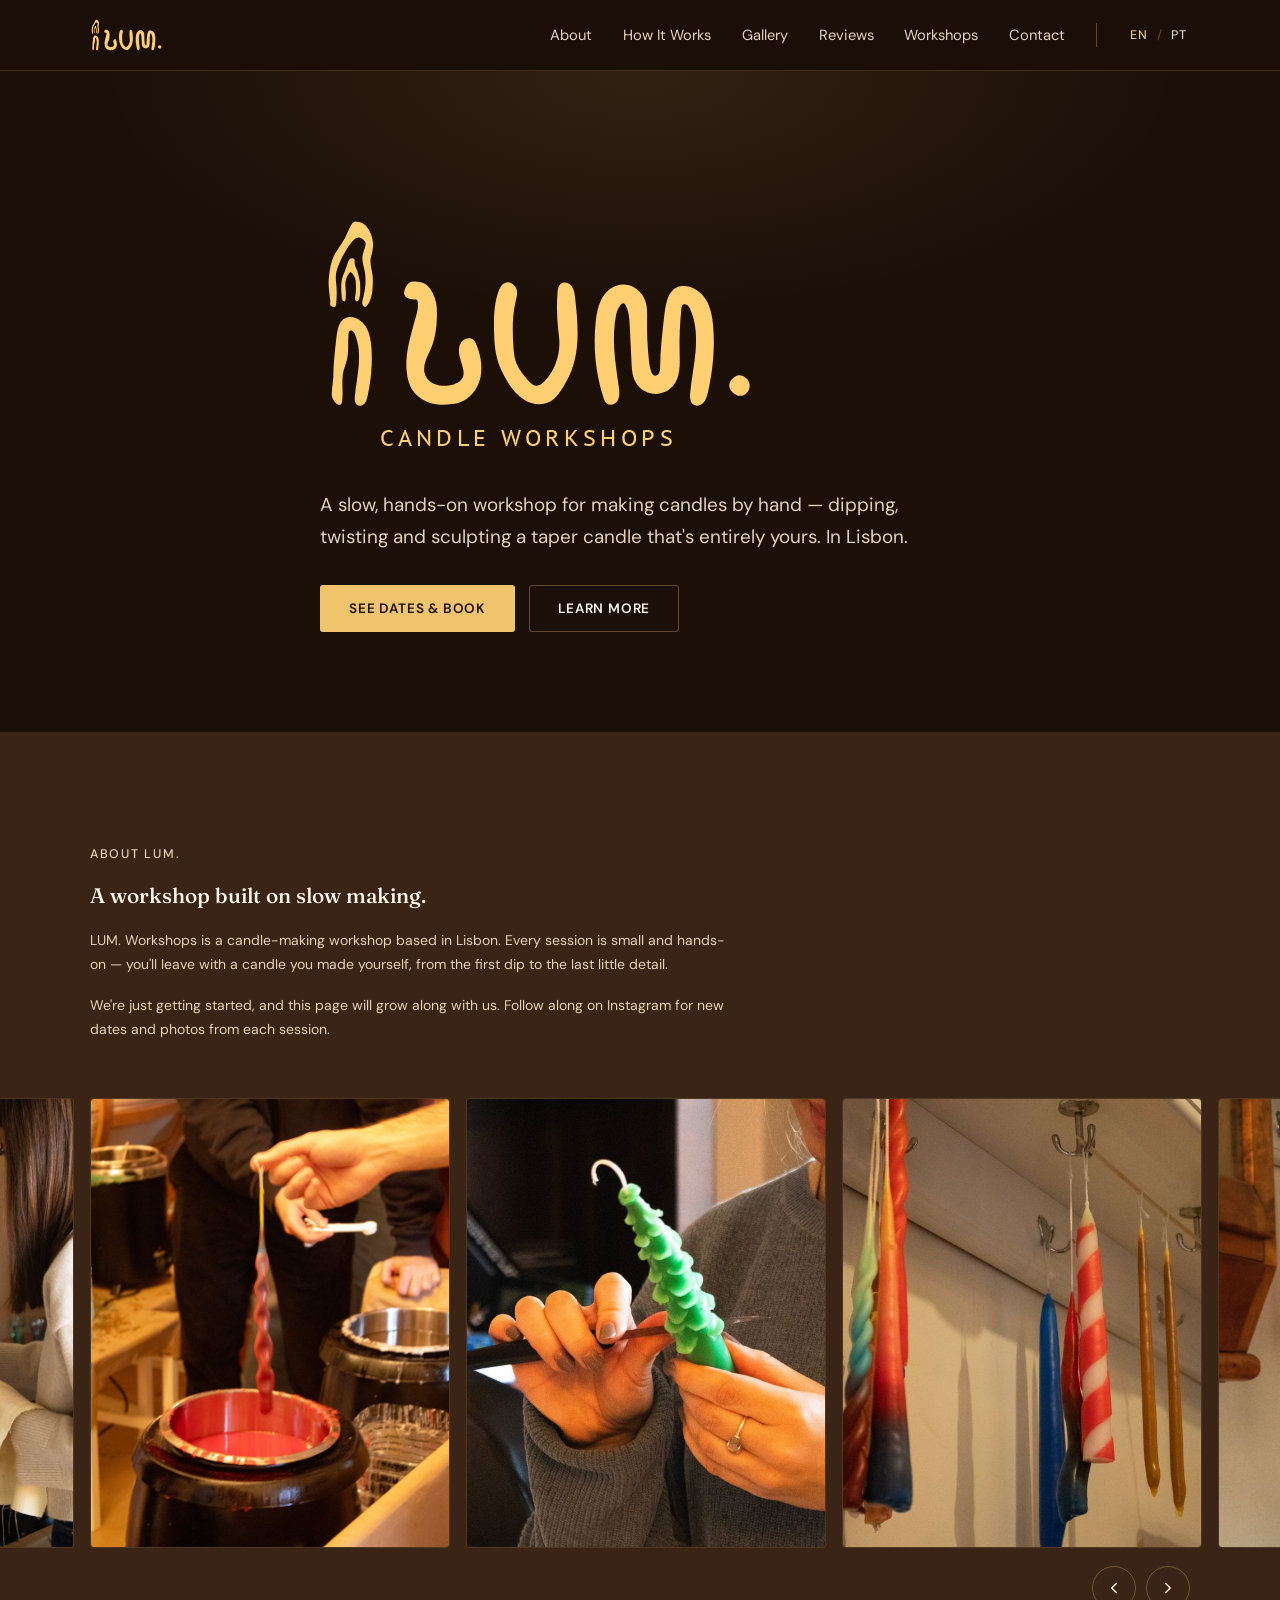
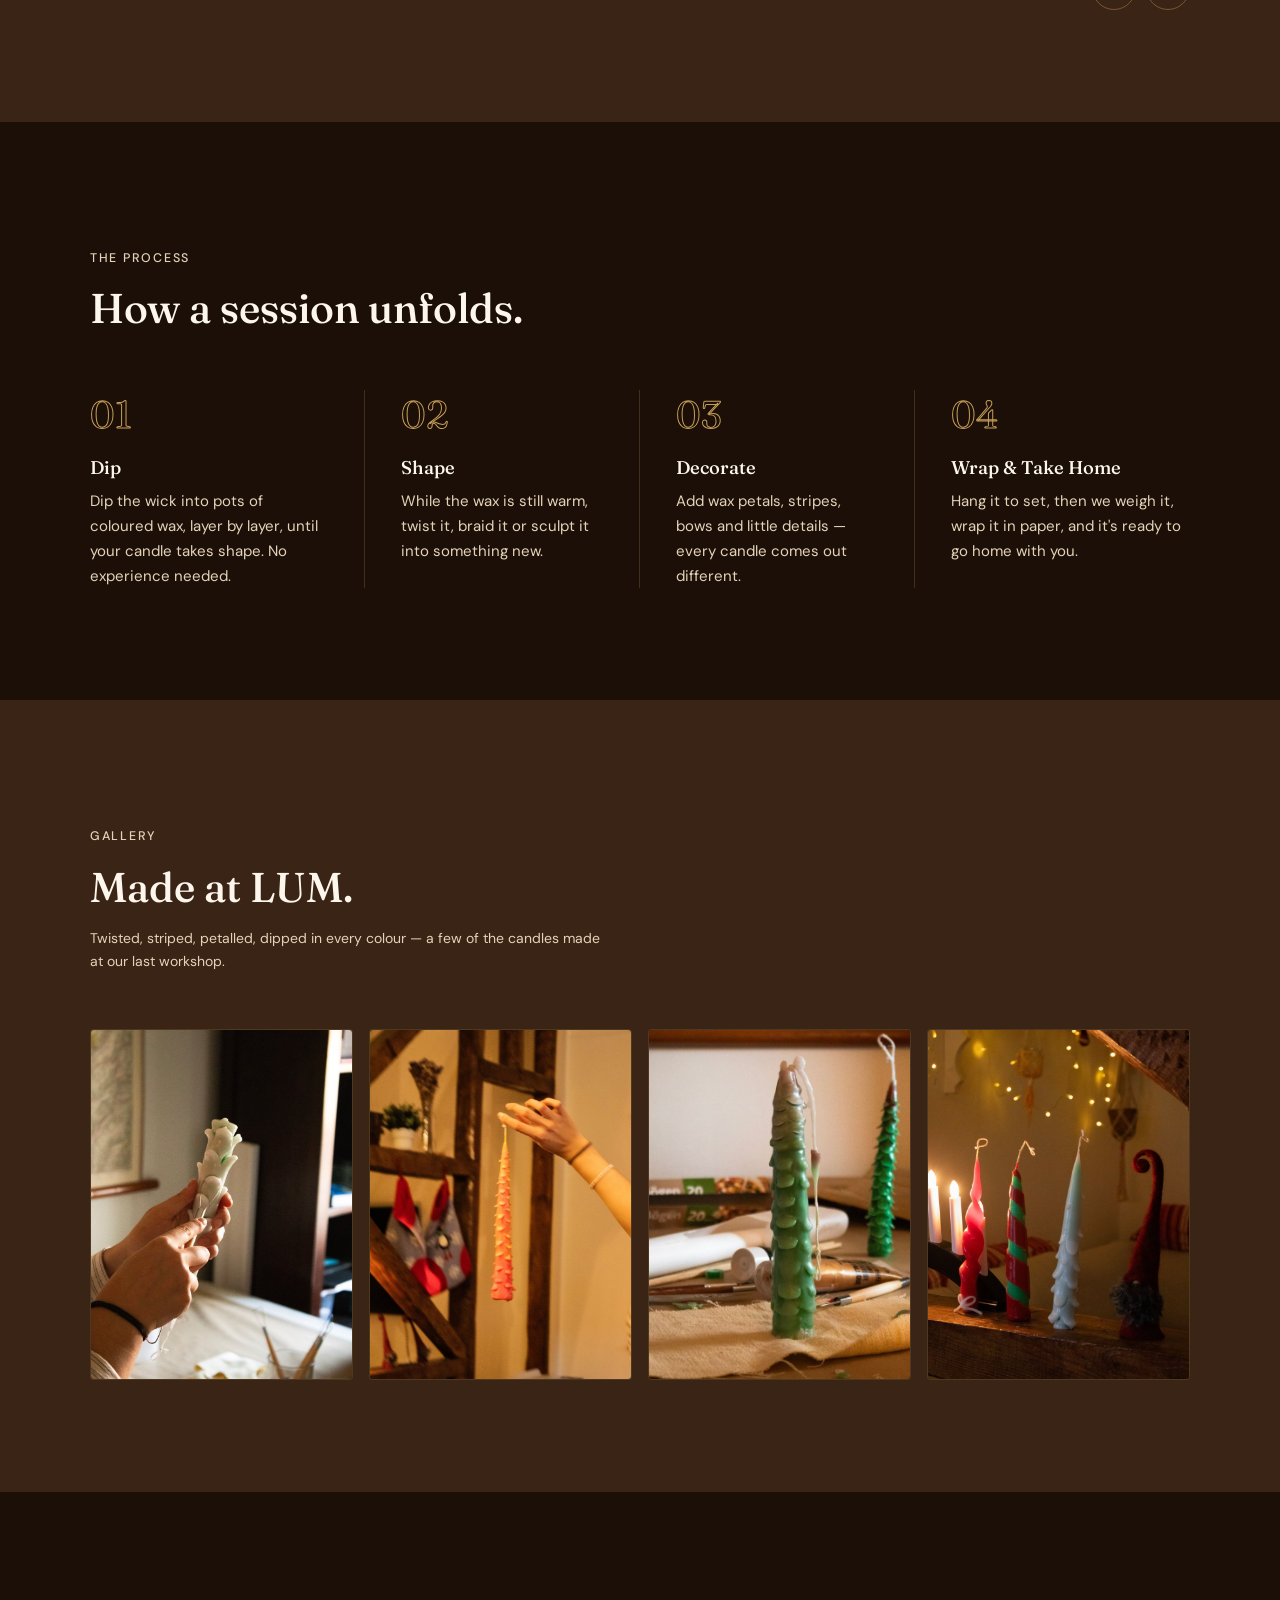
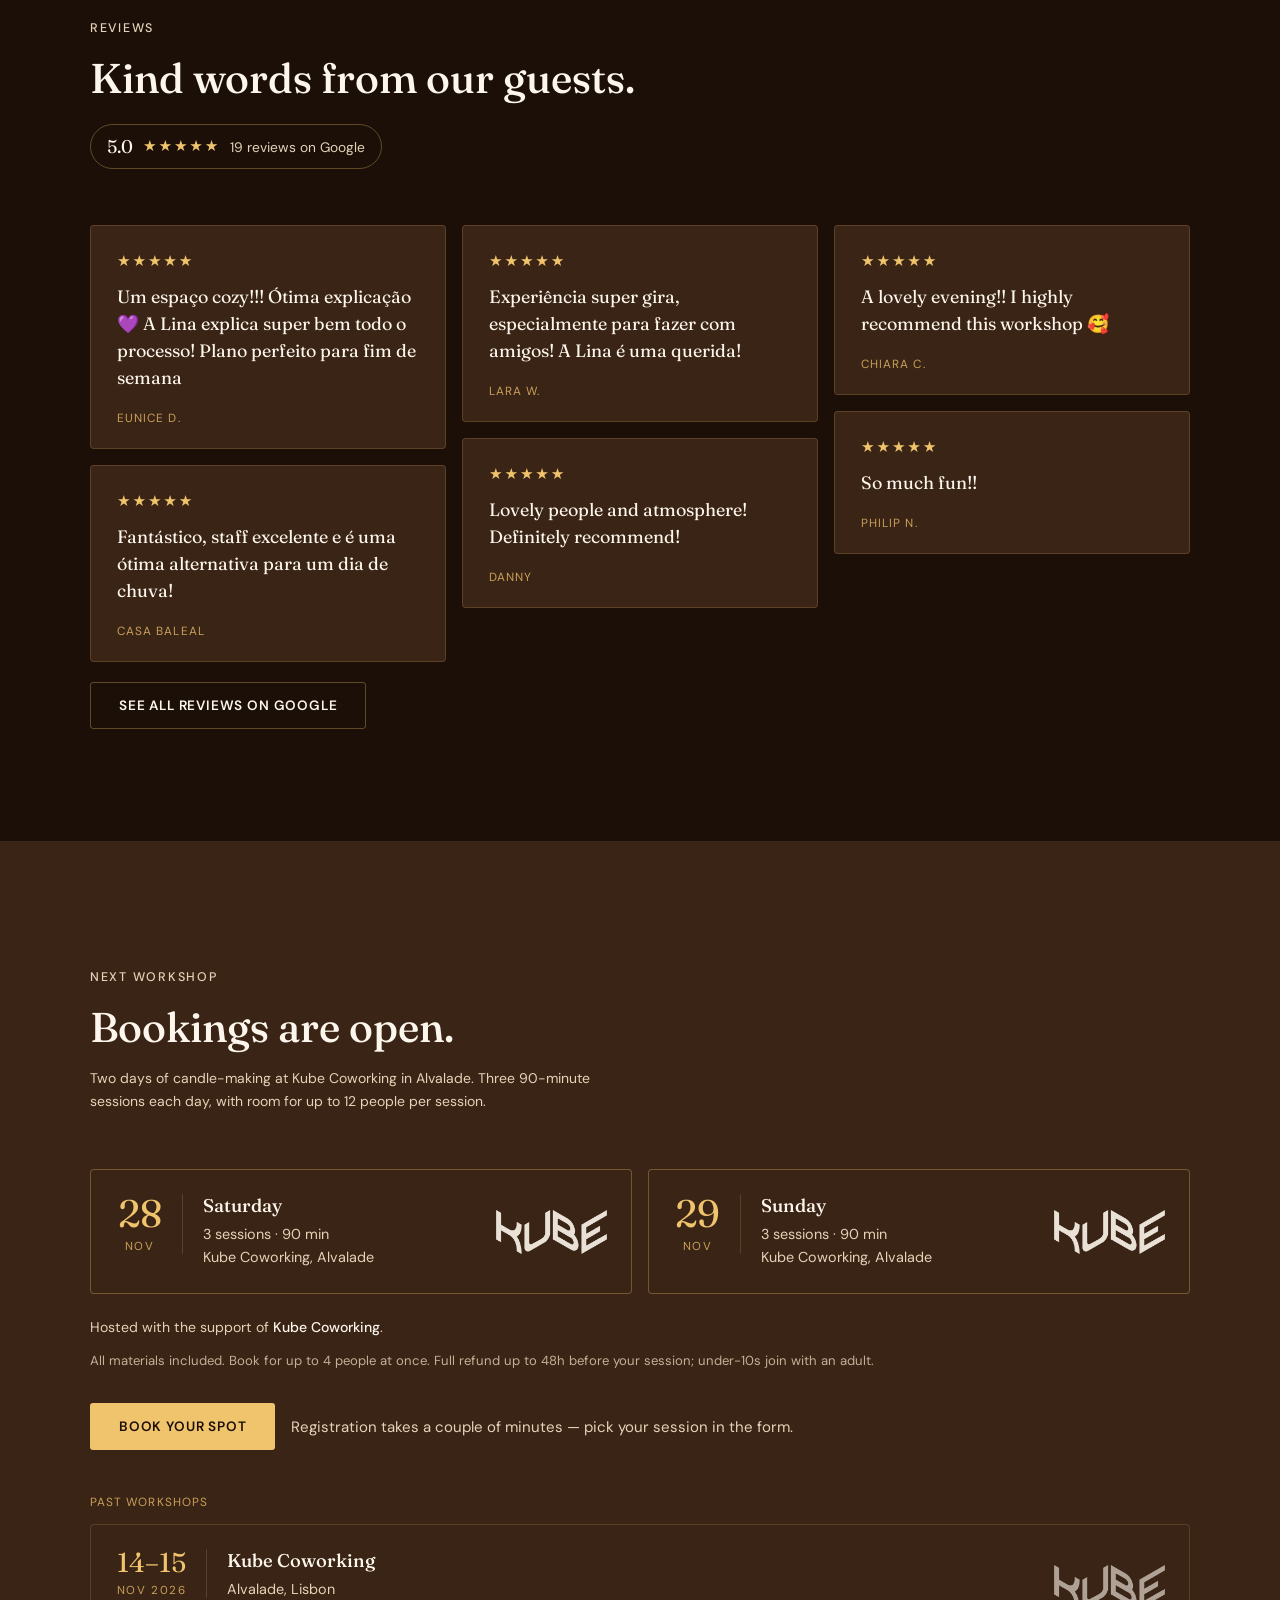
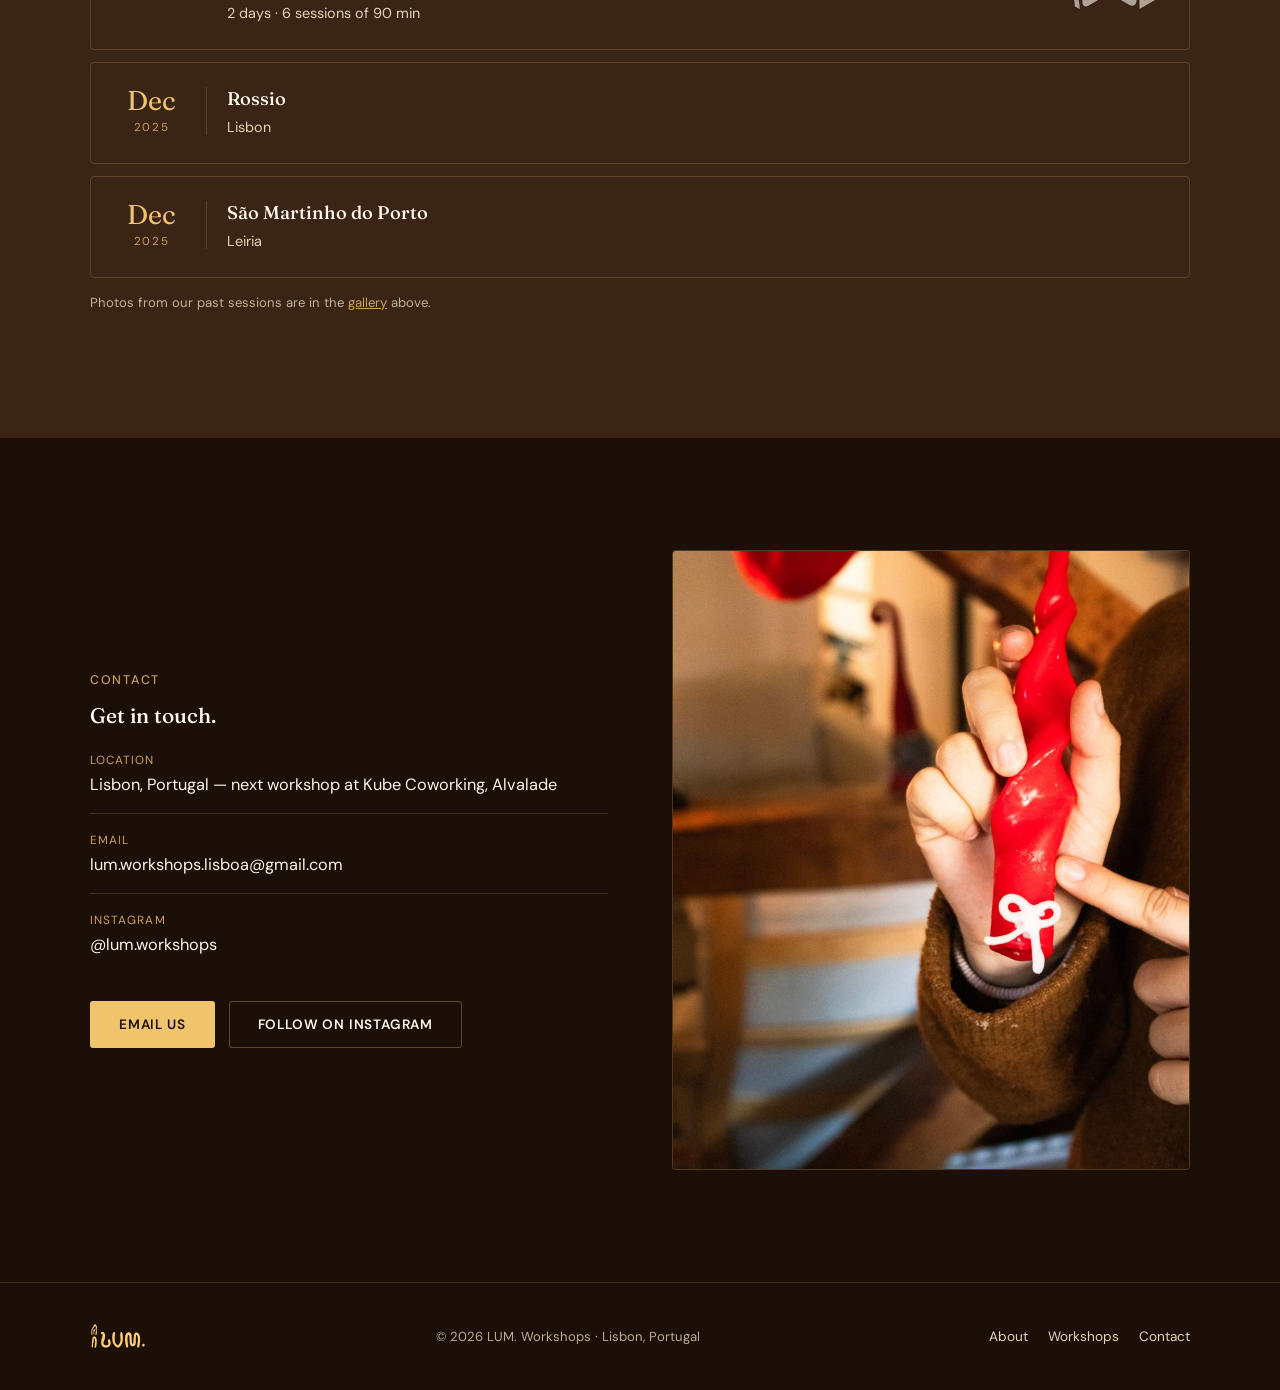
<file: index.html>
<!doctype html>
<html lang="en">
<head>
<meta charset="utf-8">
<meta name="viewport" content="width=device-width, initial-scale=1, viewport-fit=cover">
<title>LUM. Workshops — Candle-making workshops in Lisbon</title>
<meta name="description" content="Hands-on candle-making workshops in Lisbon. Dip, twist and sculpt a taper candle that's entirely yours.">
<meta name="theme-color" content="#1B0F08">
<meta property="og:title" content="LUM. Workshops — Candle-making workshops in Lisbon">
<meta property="og:description" content="Hands-on candle-making workshops in Lisbon.">
<meta property="og:image" content="images/dipping-together.jpg">
<meta property="og:locale" content="en_GB">
<meta property="og:locale:alternate" content="pt_PT">
<link rel="alternate" hreflang="en" href="https://lumworkshops.com/">
<link rel="alternate" hreflang="pt-PT" href="https://lumworkshops.com/pt/">
<link rel="alternate" hreflang="x-default" href="https://lumworkshops.com/">
<script>
  // Portuguese visitors (or anyone who picked PT before) land on the Portuguese page
  (function(){
    try{
      var saved = localStorage.getItem('lum-lang');
      var pt = saved ? saved === 'pt' : /^pt\b/i.test(navigator.language || '');
      if(pt) location.replace('pt/' + location.hash);
    }catch(e){}
  })();
</script>
<link rel="preconnect" href="https://fonts.googleapis.com">
<link rel="preconnect" href="https://fonts.gstatic.com" crossorigin>
<link href="https://fonts.googleapis.com/css2?family=Fraunces:ital,wght@0,500;0,600;1,500&family=DM+Sans:wght@400;500;600&family=PT+Sans+Caption:wght@400;700&display=swap" rel="stylesheet">
<link rel="icon" href="data:image/svg+xml,%3Csvg xmlns='http://www.w3.org/2000/svg' viewBox='0 0 32 32'%3E%3Crect width='32' height='32' rx='6' fill='%233A2415'/%3E%3Cpath d='M16 5c3 5 6 8 6 13a6 6 0 0 1-12 0c0-5 3-8 6-13z' fill='%23F0C36D'/%3E%3C/svg%3E">
<link rel="stylesheet" href="styles.css">
</head>
<body>

<nav class="nav">
  <div class="container nav-inner">
    <a href="#top" class="wordmark" aria-label="LUM. Workshops home"><img src="flame-only.svg" alt="" class="wordmark-logo"></a>
    <div class="nav-right">
      <ul class="nav-links" id="navLinks">
        <li><a href="#about">About</a></li>
        <li><a href="#how-it-works">How It Works</a></li>
        <li><a href="#gallery">Gallery</a></li>
        <li><a href="#reviews">Reviews</a></li>
        <li><a href="#sessions">Workshops</a></li>
        <li><a href="#contact">Contact</a></li>
      </ul>
      <div class="lang-switch">
        <span aria-current="true" lang="en">EN</span><span class="sep" aria-hidden="true">/</span><a href="pt/" hreflang="pt-PT" lang="pt-PT" aria-label="Ver em português">PT</a>
      </div>
      <button class="nav-toggle" id="navToggle" aria-expanded="false" aria-controls="navLinks" aria-label="Toggle menu">
        <span class="bar"></span>
        <span class="bar"></span>
        <span class="bar"></span>
      </button>
    </div>
  </div>
</nav>

<header class="hero" id="top">
  <div class="container hero-inner">
    <h1 class="hero-logo">
      <svg xmlns="http://www.w3.org/2000/svg" viewBox="71 45 520 295" role="img" aria-label="LUM. Candle Workshops">
        <defs>
          <style>
            .cls-1 { font-family: PTSans-Caption, 'PT Sans Caption'; font-size: 25.9px; }
            .cls-1, .cls-2 { fill: #ffcf71; }
            .cls-3 { letter-spacing: .17em; }
            .cls-5 { letter-spacing: .18em; }
            .cls-6 { letter-spacing: .18em; }
            .cls-7 { letter-spacing: .2em; }
          </style>
        </defs>
        <path class="cls-2" d="M85.32,264.43c-1.2-1.55,1.37-21.35,1.39-23.34,.13-14.67,1.76-29.27,3.38-43.84,.52-4.72,1.05-9.46,2.35-14.01,1.27-4.49,3.51-9,7.44-11.3,1.74-1.02,3.72-1.55,5.71-1.7,8.03-.63,15.65,4.79,19.88,11.88,4.23,7.08,5.61,15.57,6.27,23.87,1.52,19.14-.37,38.47-4.42,57.21-.71,3.27-1.55,6.68-3.71,9.18-2.16,2.51-6.04,3.75-8.72,1.86-2.89-2.03-3.01-6.32-2.7-9.92,1.06-12.41,3.6-24.65,4.61-37.07,1.01-12.42,.4-25.31-4.56-36.67-.63-1.45-1.39-2.94-2.69-3.8-1.3-.85-3.28-.79-4.14,.53-.4,.62-.5,1.4-.58,2.14-1.39,13.1,1.11,25.62-3.94,37.79-6.35,15.31-1.38,31.67-4,44-1.37,6.45-9.84,.33-11.57-6.81"/>
        <path class="cls-2" d="M129.85,151.45c3.54-8.75,3.72-18.29,3.51-27.61-.13-5.98-3.78-16.72-2.47-22.6,2-9,6-19-1.8-33.48-2.83-5.25-8.2-10.07-14.49-10.07-1.04,0-.08,.39-1.04,0-4.65-1.92-7.86,9.04-12.7,18.58-1.49,2.94-11.72,18.5-13.19,21.41-4.08,8.06-5.18,17-6.22,26.28-.99,8.81,.68,17.7,1.66,26.52,.32,2.84-1.25,5.89,1.46,7.2q2.07,1,3.11,1c2.31,0,2.35-2.99,2.55-5.12,.8-8.53,.69-17.14-.35-25.65-.32-2.67-.24-5,0-7.68,1-11,13.23-33.58,20.69-40.79,1.72-1.66,3.92-3.29,6.44-3.15,2.53,.14,4.47,1.98,6.14,3.7,3.39,3.48,1.35,6.72-1.27,15.24-2.32,7.55,1,15.46,1.99,20.97,1.84,10.29,.9,21-1.78,31.16-.69,2.62-1.69,5.36-.93,7.96,.69,2.36,.69,1.36,1.52,2.31,2.49,2.86,6-3.32,7.16-6.19Z"/>
        <path class="cls-2" d="M117.31,148.85c1.26-4.25,1.33-8.87,1.27-13.39-.04-2.9-.14-5.82-.71-8.63-.56-2.75-2.26-10.78-3.6-13.13-4-7-1.07-10.51-3-12-1.93-1.49-3-1-5,0-1.8,.9-5.18,13.31-6.2,15.31-.67,1.32-1.31,2.67-1.84,4.08-1.46,3.91-2.05,8.24-2.17,12.53-.12,4.29,.23,8.58,.57,12.86,.11,1.38,.24,2.83,.91,3.94s2.06,1.7,2.95,.84c.67-.64,.81-1.78,.88-2.82,.29-4.14,.26-8.31-.11-12.44-.11-1.3-.26-2.59-.29-3.89-.12-4.78,1.36-9.59,4.01-13.09,.61-.81,1.39-1.6,2.29-1.53,.9,.07,1.59,.96,2.18,1.79,1.2,1.69,2.43,3.42,3.1,5.5,.56,1.75,.71,3.66,.81,5.53,.28,5.05,.31,10.18-.66,15.11-.25,1.27-.56,2.58-.34,3.86,.21,1.2,1.32,2.6,2.38,2.57,1.38-.04,2.14-1.61,2.55-3.01Z"/>
        <path class="cls-2" d="M171.13,137.93c-.8,2.12-1.01,4.57-.04,6.62,1.42,3,4.95,4.38,8.25,4.8,2.74,.35,5.54,.22,8.24-.38,3.53-.78-5.24-2.19-2.66,.34,1.34,1.31,1.72,3.31,1.82,5.18,.27,4.99-.95,9.93-2.25,14.75-6.26,23.31-14.62,47.26-10.29,71.01,1,5.5,2.71,10.93,5.67,15.66,4.68,7.48,12.34,12.84,20.72,15.58,8.38,2.75,17.44,3.01,26.16,1.7,4.77-.71,9.51-1.9,13.82-4.05,11.02-5.5,18.24-17.08,20.4-29.21,2.15-12.13-.28-24.71-4.81-36.16-1.01-2.54-2.21-5.16-4.4-6.79-4.56-3.38-11.63-.7-14.48,4.21-2.84,4.91-2.42,11.06-1.02,16.56,1.4,5.5,3.68,10.81,4.31,16.45,.2,1.73,.23,3.5-.14,5.21-1.59,7.22-9.74,10.9-17.07,11.85-5.39,.7-10.98,.52-16.08-1.37s-9.64-5.62-11.77-10.62c-2.28-5.37-1.58-11.59,.26-17.13,1.85-5.54,4.77-10.65,6.98-16.06,4.76-11.63,6.15-24.36,6.42-36.92,.16-7.14-.06-14.42-2.42-21.15-2.77-7.88-7.98-17.49-15.86-18.62-8.08-1.16-8.12-.87-9.72-.95-4.68-.24-8.37,4.97-10.05,9.47Z"/>
        <path class="cls-2" d="M281.95,139.95c-5.44,15.17-5.63,31.67-5.23,47.78,.26,10.34,.75,20.75,3.31,30.77,2.51,9.8,6.96,19.02,12.26,27.64,5.24,8.51,11.54,16.66,20.04,21.93,8.49,5.26,19.54,7.22,28.61,3.03,7.65-3.53,12.86-10.76,17.3-17.93,2.92-4.71,5.67-9.54,7.95-14.6,6.28-13.98,8.78-29.42,9.19-44.74,.41-15.32-1.21-30.61-2.82-45.85-.52-4.91-1.14-10.08-4.08-14.04-2.94-3.96-9.06-6.02-12.93-2.96-2.9,2.29-3.5,6.38-3.79,10.06-1.18,14.77-.93,29.65,.76,44.36,.53,4.62,1.2,9.23,1.37,13.88,.64,17.04-5.71,34.25-17.27,46.78-2.67,2.9-6.07,5.73-10,5.51-3.94-.22-6.98-3.39-9.6-6.34-5.3-5.99-10.71-12.14-13.69-19.56-2.51-6.23-3.18-13.02-3.67-19.72-1.33-18.01-1.58-36.32,2.51-53.91,1.06-4.54,2.41-9.23,1.38-13.77-.97-4.27-5.84-9.24-10.48-9.12-6.03,.17-9.32,5.8-11.11,10.78Z"/>
        <path class="cls-2" d="M421.06,166.98c-5.76,28.02-1.05,56.99,3.04,85.3,.76,5.25,1.45,10.87-.84,15.66-2.29,4.79-8.81,7.91-13.1,4.79-2.25-1.64-3.28-4.44-4.13-7.09-9.35-29.06-12.48-60.11-9.12-90.45,.94-8.5,2.43-17.09,6.19-24.77,3.76-7.69,10.05-14.46,18.17-17.15,6.88-2.28,14.68-1.42,21.02,2.1,6.34,3.51,11.16,9.58,13.41,16.46,2.28,6.97,1.98,14.48,1.86,21.82-.25,15.72,.44,31.46,2.08,47.1,.56,5.36,1.26,10.81,3.48,15.72,.38,.85,.83,1.71,1.55,2.31,2.05,1.71,5.43,.45,6.85-1.82,1.42-2.27,1.45-5.11,1.48-7.78,.19-19.76,2.45-39.44,4.7-59.08,.73-6.35,1.47-12.75,3.27-18.88,1.77-6.04,4.89-12.13,10.37-15.23,2.42-1.37,5.18-2.08,7.95-2.3,11.18-.85,21.81,6.46,27.7,16,5.89,9.55,7.82,20.99,8.74,32.17,2.12,25.79-.51,51.84-6.15,77.09-.99,4.41-2.16,9-5.17,12.37-3.01,3.38-8.42,5.05-12.16,2.51-4.03-2.74-4.2-8.52-3.77-13.37,1.48-16.72,5.02-33.22,6.42-49.95,1.41-16.73,.55-34.11-6.35-49.42-.88-1.96-1.94-3.96-3.75-5.11-1.81-1.15-4.57-1.07-5.77,.71-.56,.84-.69,1.88-.8,2.89-1.94,17.66-2.68,35.44-2.21,53.2,.35,13.39,.97,28.16-7.46,38.57-5.62,6.94-14.9,10.71-23.77,9.72-8.87-.98-17.08-6.66-21.19-14.59-3.65-7.03-4.1-15.22-4.48-23.12-.68-14.04-1.36-28.09-2.03-42.13-.4-8.3-.82-17.14-4.76-24.66-4.27-8.16-10.43,6.48-11.24,10.4Z"/>
        <path class="cls-2" d="M566.82,239.22c-1.79,0-2.59,0-5.02,1.33-1.77,.97-3.31,2.34-4.56,3.93-.83,1.05-1.55,2.2-2.01,3.46-.52,1.44-.69,3-.47,4.52,.35,2.47,1.69,4.73,3.42,6.54,1.71,1.79,3.84,3.21,6.21,3.91,2.37,.71,4.99,.67,7.28-.27,1-.41,1.93-.99,2.77-1.68,2.53-2.09,4.15-5.26,4.36-8.54,.21-3.28-.99-6.63-3.24-9.03,0,0-4.42-4.17-8.73-4.17Z"/>
        <text class="cls-1" transform="translate(142.05 323.15)"><tspan class="cls-3" x="0" y="0">C</tspan><tspan class="cls-7" x="20.62" y="0">ANDLE</tspan><tspan class="cls-6" x="130.61" y="0"> </tspan><tspan class="cls-5" x="142.83" y="0">W</tspan><tspan class="cls-7" x="171.15" y="0">ORKSHOPS</tspan></text>
      </svg>
    </h1>
    <p>A slow, hands-on workshop for making candles by hand — dipping, twisting and sculpting a taper candle that's entirely yours. In Lisbon.</p>
    <div class="hero-ctas">
      <a href="#sessions" class="btn btn-primary">See dates &amp; book</a>
      <a href="#about" class="btn btn-outline">Learn More</a>
    </div>
  </div>
</header>

<section class="section section-warm" id="about">
  <div class="container">
    <div class="about-copy about-intro">
      <p class="eyebrow">About LUM.</p>
      <h2 style="margin-bottom:20px;">A workshop built on slow making.</h2>
      <p>LUM. Workshops is a candle-making workshop based in Lisbon. Every session is small and hands-on — you'll leave with a candle you made yourself, from the first dip to the last little detail.</p>
      <p>We're just getting started, and this page will grow along with us. Follow along on Instagram for new dates and photos from each session.</p>
    </div>
  </div>
  <div class="roll" aria-label="Photos from our workshops">
    <ul class="roll-track" id="rollTrack" tabindex="0">
        <li class="roll-item"><img src="images/dipping-together.jpg" alt="Guests dipping candles in red wax" class="roll-photo" loading="lazy" style="object-position:50% 45%"></li>
        <li class="roll-item"><img src="images/dip-red.jpg" alt="Lifting a red taper out of the wax pot" class="roll-photo" loading="lazy" style="object-position:50% 45%"></li>
        <li class="roll-item"><img src="images/carving-tree.jpg" alt="Shaping the leaves of a green tree candle" class="roll-photo" loading="lazy" style="object-position:40% 50%"></li>
        <li class="roll-item"><img src="images/colour-row.jpg" alt="Colourful tapers hanging to set" class="roll-photo" loading="lazy" style="object-position:50% 50%"></li>
        <li class="roll-item"><img src="images/hanging-to-dry.jpg" alt="Hanging candles up to dry" class="roll-photo" loading="lazy" style="object-position:50% 30%"></li>
        <li class="roll-item"><img src="images/work-table.jpg" alt="The work table mid-session" class="roll-photo" loading="lazy" style="object-position:50% 60%"></li>
    </ul>
    <div class="container roll-controls">
      <button class="roll-btn" data-dir="-1" aria-label="Previous photo"><svg viewBox="0 0 24 24" fill="none" stroke="currentColor" stroke-width="1.8" stroke-linecap="round" stroke-linejoin="round"><path d="M15 6l-6 6 6 6"/></svg></button>
      <button class="roll-btn" data-dir="1" aria-label="Next photo"><svg viewBox="0 0 24 24" fill="none" stroke="currentColor" stroke-width="1.8" stroke-linecap="round" stroke-linejoin="round"><path d="M9 6l6 6-6 6"/></svg></button>
    </div>
  </div>
</section>

<section class="section" id="how-it-works">
  <div class="container">
    <div class="section-head">
      <p class="eyebrow">The Process</p>
      <h2>How a session unfolds.</h2>
    </div>
    <div class="process-grid">
      <div class="process-step">
        <span class="num">01</span>
        <h3>Dip</h3>
        <p>Dip the wick into pots of coloured wax, layer by layer, until your candle takes shape. No experience needed.</p>
      </div>
      <div class="process-step">
        <span class="num">02</span>
        <h3>Shape</h3>
        <p>While the wax is still warm, twist it, braid it or sculpt it into something new.</p>
      </div>
      <div class="process-step">
        <span class="num">03</span>
        <h3>Decorate</h3>
        <p>Add wax petals, stripes, bows and little details — every candle comes out different.</p>
      </div>
      <div class="process-step">
        <span class="num">04</span>
        <h3>Wrap &amp; Take Home</h3>
        <p>Hang it to set, then we weigh it, wrap it in paper, and it's ready to go home with you.</p>
      </div>
    </div>
  </div>
</section>

<section class="section section-warm" id="gallery">
  <div class="container">
    <div class="section-head">
      <p class="eyebrow">Gallery</p>
      <h2>Made at LUM.</h2>
      <p>Twisted, striped, petalled, dipped in every colour — a few of the candles made at our last workshop.</p>
    </div>
    <div class="gallery-grid">
      <img src="images/petal-candle.jpg" alt="A white candle sculpted with layered petals" class="photo" loading="lazy" style="object-position:50% 40%">
      <img src="images/coral-taper.jpg" alt="A coral taper with sculpted spikes" class="photo" loading="lazy" style="object-position:50% 50%">
      <img src="images/green-trees.jpg" alt="Two green tree candles" class="photo" loading="lazy" style="object-position:50% 50%">
      <img src="images/finished-lineup.jpg" alt="Finished candles lined up under fairy lights" class="photo" loading="lazy" style="object-position:50% 60%">
    </div>
  </div>
</section>

<section class="section" id="reviews">
  <div class="container">
    <div class="section-head">
      <p class="eyebrow">Reviews</p>
      <h2>Kind words from our guests.</h2>
      <a href="https://share.google/hfch1lowh0fKxNzji" class="rating-badge" target="_blank" rel="noopener" aria-label="5.0 out of 5 stars, 19 reviews on Google">
        <span class="rating-score">5.0</span>
        <span class="stars" aria-hidden="true">★★★★★</span>
        <span class="rating-count">19 reviews on Google</span>
      </a>
    </div>
    <div class="reviews-grid">
      <figure class="review-card">
        <span class="stars" aria-label="5 out of 5 stars">★★★★★</span>
        <blockquote lang="pt-PT"><p>Um espaço cozy!!! Ótima explicação 💜 A Lina explica super bem todo o processo! Plano perfeito para fim de semana</p></blockquote>
        <figcaption>Eunice D.</figcaption>
      </figure>
      <figure class="review-card">
        <span class="stars" aria-label="5 out of 5 stars">★★★★★</span>
        <blockquote lang="pt-PT"><p>Fantástico, staff excelente e é uma ótima alternativa para um dia de chuva!</p></blockquote>
        <figcaption>Casa Baleal</figcaption>
      </figure>
      <figure class="review-card">
        <span class="stars" aria-label="5 out of 5 stars">★★★★★</span>
        <blockquote lang="pt-PT"><p>Experiência super gira, especialmente para fazer com amigos! A Lina é uma querida!</p></blockquote>
        <figcaption>Lara W.</figcaption>
      </figure>
      <figure class="review-card">
        <span class="stars" aria-label="5 out of 5 stars">★★★★★</span>
        <blockquote lang="en"><p>Lovely people and atmosphere! Definitely recommend!</p></blockquote>
        <figcaption>Danny</figcaption>
      </figure>
      <figure class="review-card">
        <span class="stars" aria-label="5 out of 5 stars">★★★★★</span>
        <blockquote lang="en"><p>A lovely evening!! I highly recommend this workshop 🥰</p></blockquote>
        <figcaption>Chiara C.</figcaption>
      </figure>
      <figure class="review-card">
        <span class="stars" aria-label="5 out of 5 stars">★★★★★</span>
        <blockquote lang="en"><p>So much fun!!</p></blockquote>
        <figcaption>Philip N.</figcaption>
      </figure>
    </div>
    <div class="reviews-cta">
      <a href="https://share.google/hfch1lowh0fKxNzji" class="btn btn-outline" target="_blank" rel="noopener">See all reviews on Google</a>
    </div>
  </div>
</section>

<section class="section section-warm" id="sessions">
  <div class="container">
    <div class="section-head">
      <p class="eyebrow">Next workshop</p>
      <h2>Bookings are open.</h2>
      <p>Two days of candle-making at Kube Coworking in Alvalade. Three 90-minute sessions each day, with room for up to 12 people per session.</p>
    </div>

    <div class="dates-grid">
      <div class="date-card">
        <div class="date-badge"><span class="day">28</span><span class="mon">Nov</span></div>
        <div class="date-info">
          <h3>Saturday</h3>
          <p>3 sessions &middot; 90 min<br>Kube Coworking, Alvalade</p>
        </div>
        <img src="images/kube-logo.png" alt="Kube Coworking" class="date-logo" width="400" height="159">
      </div>
      <div class="date-card">
        <div class="date-badge"><span class="day">29</span><span class="mon">Nov</span></div>
        <div class="date-info">
          <h3>Sunday</h3>
          <p>3 sessions &middot; 90 min<br>Kube Coworking, Alvalade</p>
        </div>
        <img src="images/kube-logo.png" alt="Kube Coworking" class="date-logo" width="400" height="159">
      </div>
    </div>
    <div class="partner">
      <p class="partner-note">Hosted with the support of <strong>Kube Coworking</strong>.</p>
    </div>

    <p class="price-note">All materials included. Book for up to 4 people at once. Full refund up to 48h before your session; under-10s join with an adult.</p>

    <div class="sessions-cta">
      <a href="https://forms.gle/BcuteAte1PpxSZsy5" class="btn btn-primary" target="_blank" rel="noopener">Book your spot</a>
      <span>Registration takes a couple of minutes — pick your session in the form.</span>
    </div>

    <p class="price-head">Past workshops</p>
    <ul class="past-list">
      <li class="date-card date-card-past">
        <div class="date-badge"><span class="day">14–15</span><span class="mon">Nov 2026</span></div>
        <div class="date-info">
          <h3>Kube Coworking</h3>
          <p>Alvalade, Lisbon<br>2 days &middot; 6 sessions of 90 min</p>
        </div>
        <img src="images/kube-logo.png" alt="Kube Coworking" class="date-logo" width="400" height="159">
      </li>
      <li class="date-card date-card-past">
        <div class="date-badge"><span class="day">Dec</span><span class="mon">2025</span></div>
        <div class="date-info">
          <h3>Rossio</h3>
          <p>Lisbon</p>
        </div>
      </li>
      <li class="date-card date-card-past">
        <div class="date-badge"><span class="day">Dec</span><span class="mon">2025</span></div>
        <div class="date-info">
          <h3>São Martinho do Porto</h3>
          <p>Leiria</p>
        </div>
      </li>
    </ul>
    <p class="price-note">Photos from our past sessions are in the <a href="#gallery">gallery</a> above.</p>
  </div>
</section>

<section class="section" id="contact">
  <div class="container">
    <div class="two-col">
      <div>
        <p class="eyebrow">Contact</p>
        <h2 style="margin-bottom:24px;">Get in touch.</h2>
        <dl class="contact-list">
          <div class="contact-item">
            <dt>Location</dt>
            <dd>Lisbon, Portugal — next workshop at Kube Coworking, Alvalade</dd>
          </div>
          <div class="contact-item">
            <dt>Email</dt>
            <dd><a href="mailto:lum.workshops.lisboa@gmail.com">lum.workshops.lisboa@gmail.com</a></dd>
          </div>
          <div class="contact-item" style="border-bottom:none;">
            <dt>Instagram</dt>
            <dd><a href="https://www.instagram.com/lum.workshops" target="_blank" rel="noopener">@lum.workshops</a></dd>
          </div>
        </dl>
        <div class="contact-ctas">
          <a href="mailto:lum.workshops.lisboa@gmail.com" class="btn btn-primary">Email Us</a>
          <a href="https://www.instagram.com/lum.workshops" target="_blank" rel="noopener" class="btn btn-outline">Follow on Instagram</a>
        </div>
      </div>
      <img src="images/red-twist.jpg" alt="A twisted red candle with a white wax bow" class="photo photo-tall" loading="lazy" style="object-position:50% 68%">
    </div>
  </div>
</section>

<footer>
  <div class="container footer-inner">
    <a href="#top" aria-label="LUM. Workshops home"><img src="flame-only.svg" alt="" class="footer-logo"></a>
    <p class="footer-meta">&copy; 2026 LUM. Workshops &middot; Lisbon, Portugal</p>
    <ul class="footer-links">
      <li><a href="#about">About</a></li>
      <li><a href="#sessions">Workshops</a></li>
      <li><a href="#contact">Contact</a></li>
    </ul>
  </div>
</footer>

<script src="script.js"></script>
</body>
</html>
</file>
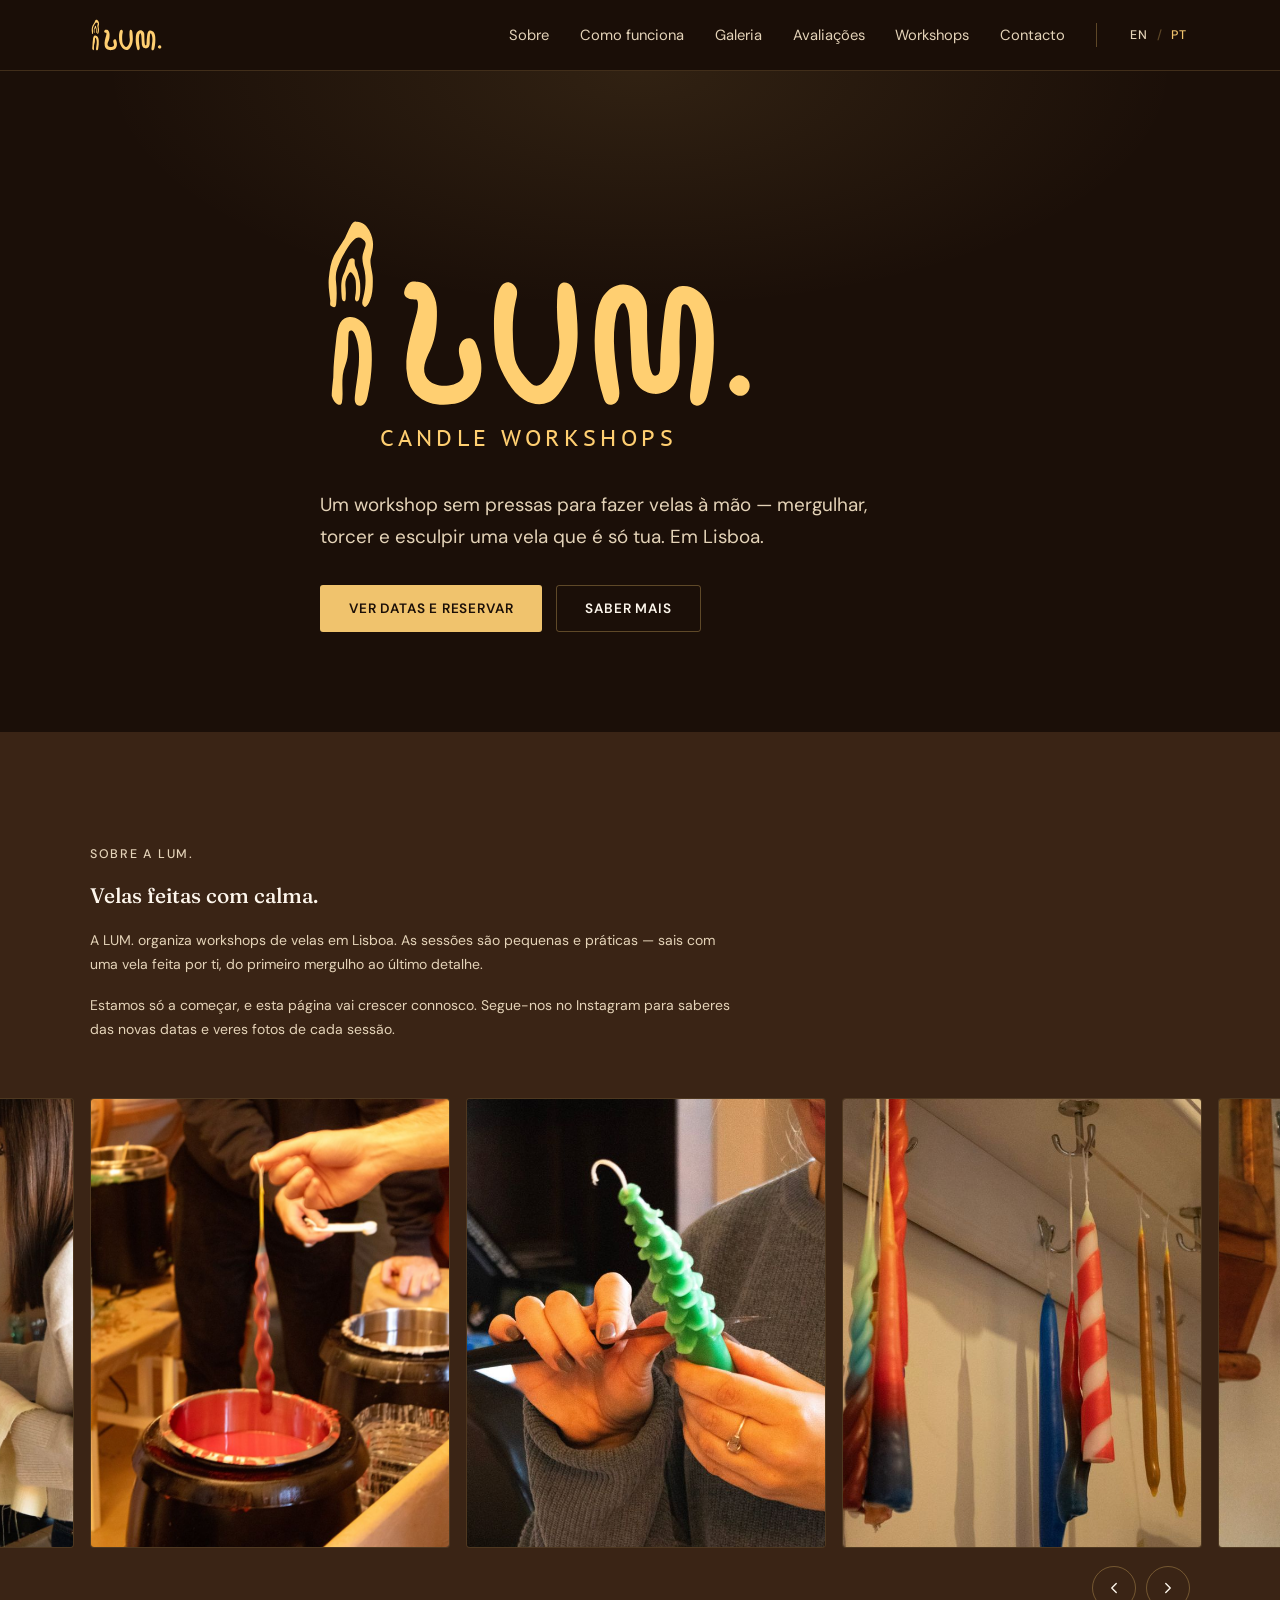
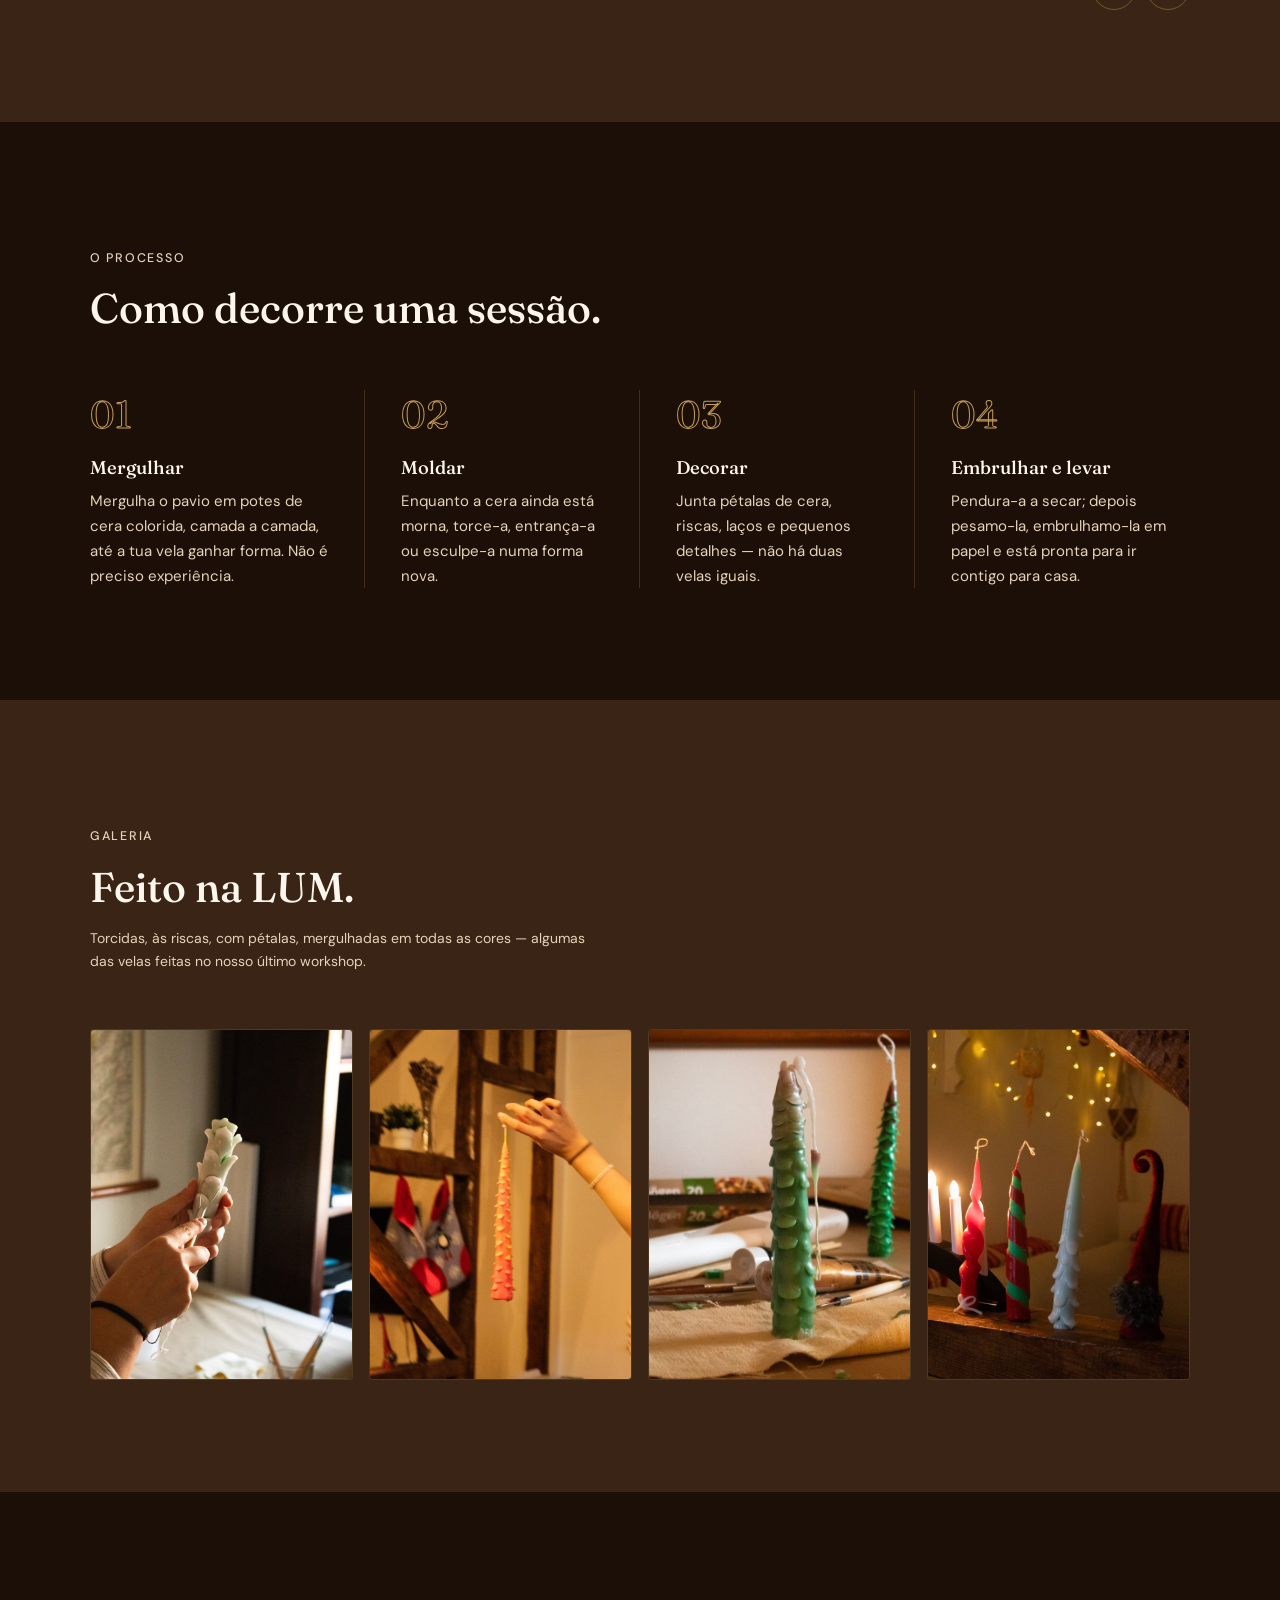
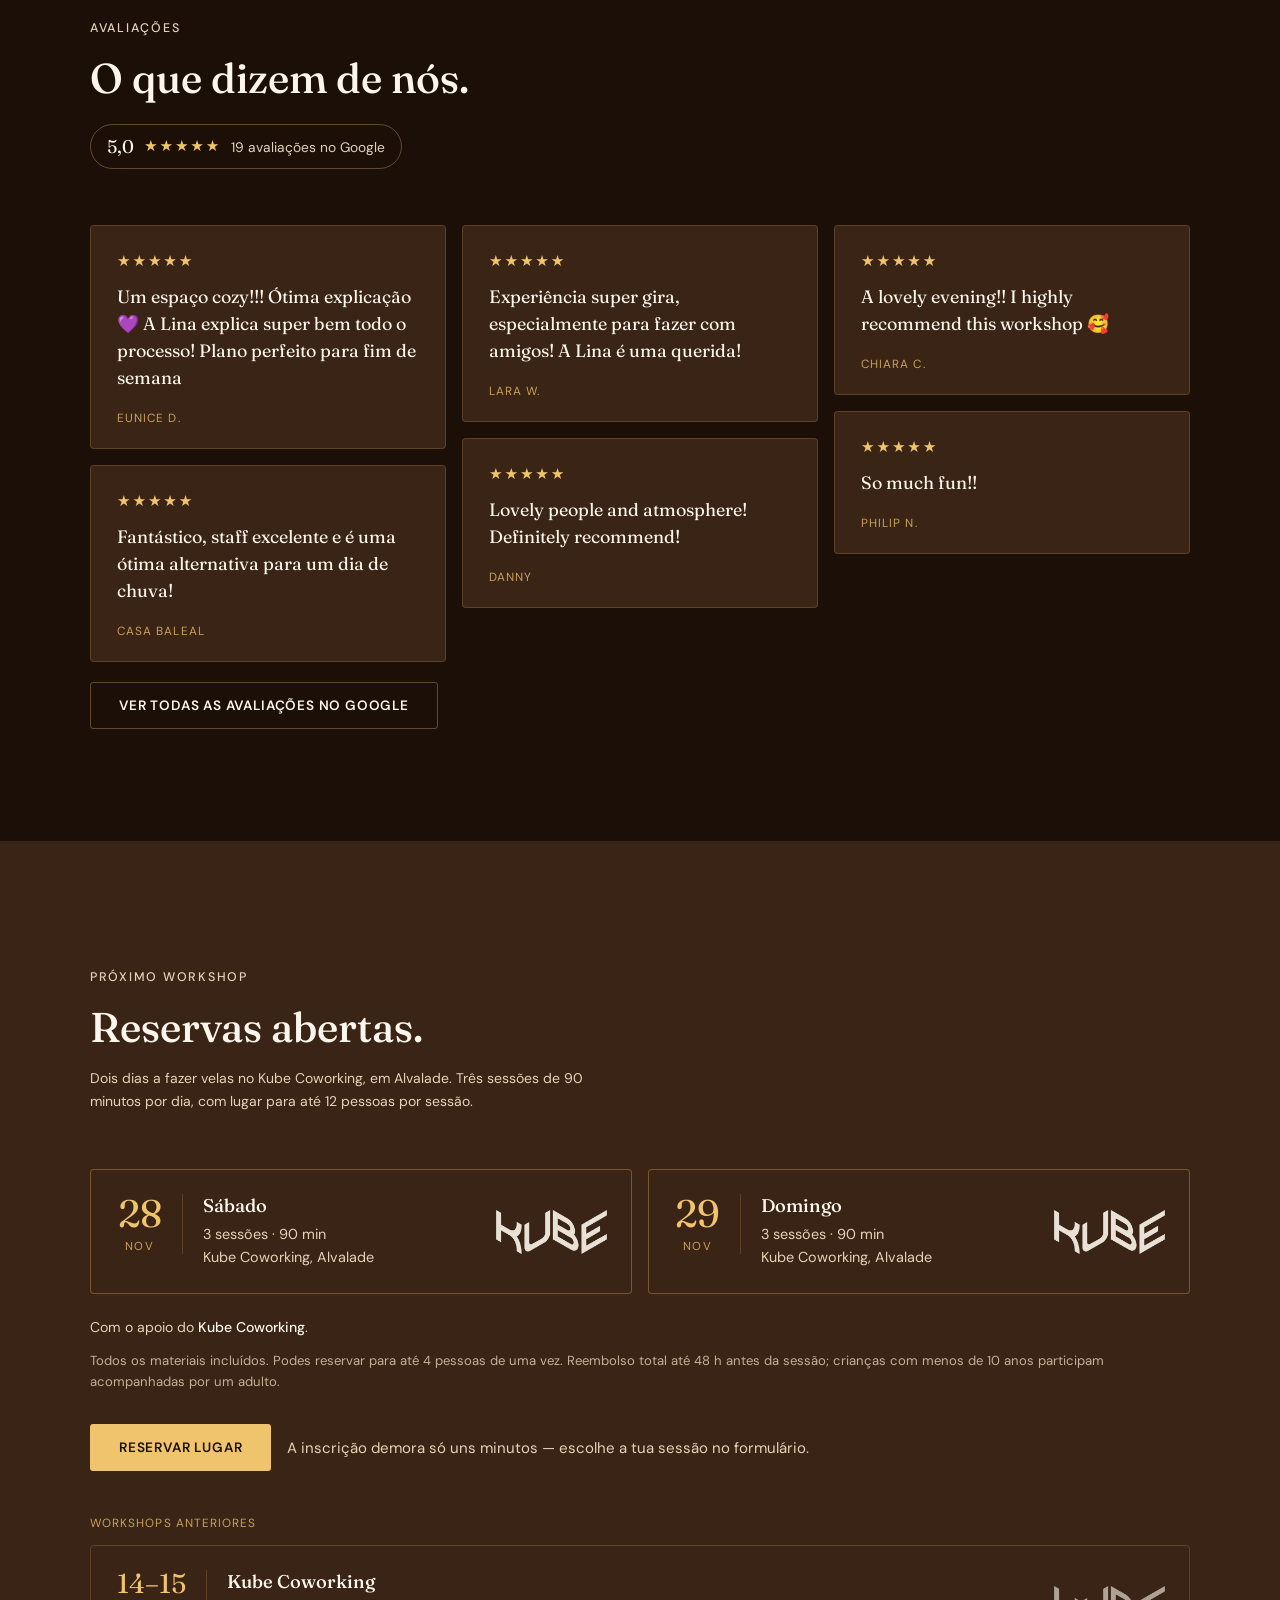
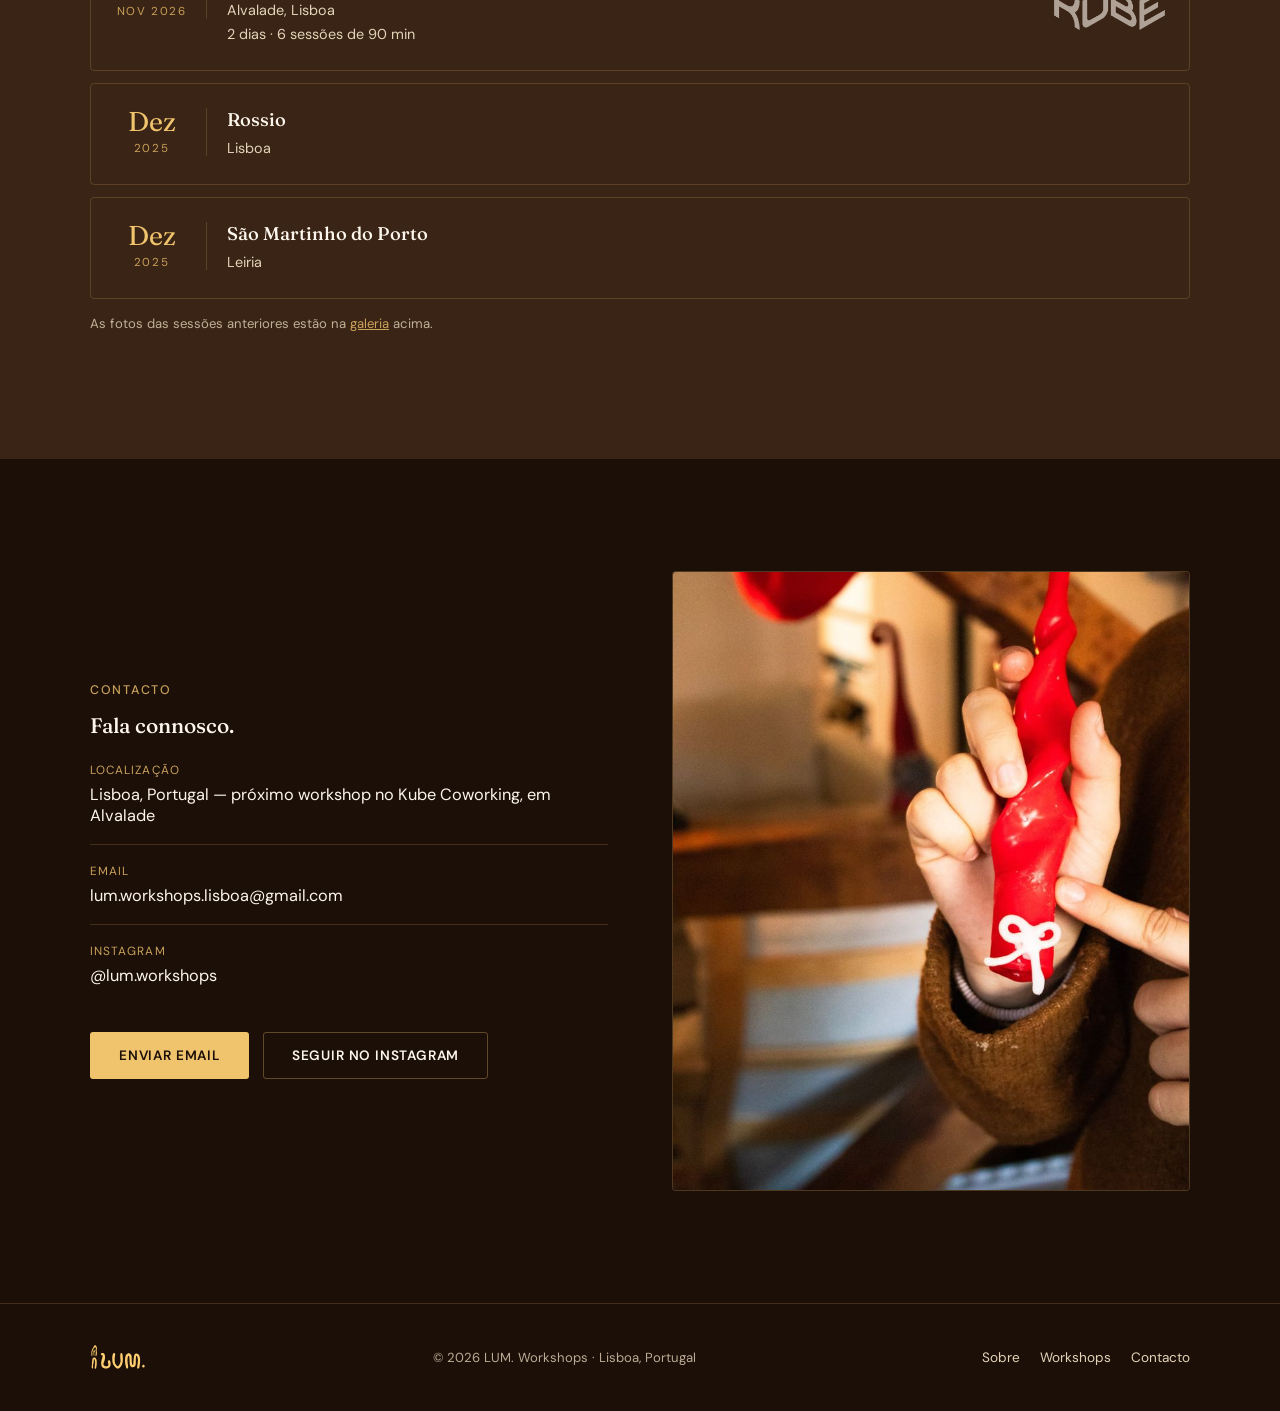
<file: pt/index.html>
<!doctype html>
<html lang="pt-PT">
<head>
<meta charset="utf-8">
<meta name="viewport" content="width=device-width, initial-scale=1, viewport-fit=cover">
<title>LUM. Workshops — Workshops de velas em Lisboa</title>
<meta name="description" content="Workshops de velas feitas à mão em Lisboa. Mergulha, torce e esculpe uma vela que é só tua.">
<meta name="theme-color" content="#1B0F08">
<meta property="og:title" content="LUM. Workshops — Workshops de velas em Lisboa">
<meta property="og:description" content="Workshops de velas feitas à mão em Lisboa.">
<meta property="og:image" content="../images/dipping-together.jpg">
<meta property="og:locale" content="pt_PT">
<meta property="og:locale:alternate" content="en_GB">
<link rel="alternate" hreflang="en" href="https://lumworkshops.com/">
<link rel="alternate" hreflang="pt-PT" href="https://lumworkshops.com/pt/">
<link rel="alternate" hreflang="x-default" href="https://lumworkshops.com/">
<link rel="preconnect" href="https://fonts.googleapis.com">
<link rel="preconnect" href="https://fonts.gstatic.com" crossorigin>
<link href="https://fonts.googleapis.com/css2?family=Fraunces:ital,wght@0,500;0,600;1,500&family=DM+Sans:wght@400;500;600&family=PT+Sans+Caption:wght@400;700&display=swap" rel="stylesheet">
<link rel="icon" href="data:image/svg+xml,%3Csvg xmlns='http://www.w3.org/2000/svg' viewBox='0 0 32 32'%3E%3Crect width='32' height='32' rx='6' fill='%233A2415'/%3E%3Cpath d='M16 5c3 5 6 8 6 13a6 6 0 0 1-12 0c0-5 3-8 6-13z' fill='%23F0C36D'/%3E%3C/svg%3E">
<link rel="stylesheet" href="../styles.css">
</head>
<body>

<nav class="nav">
  <div class="container nav-inner">
    <a href="#top" class="wordmark" aria-label="LUM. Workshops — início"><img src="../flame-only.svg" alt="" class="wordmark-logo"></a>
    <div class="nav-right">
      <ul class="nav-links" id="navLinks">
        <li><a href="#about">Sobre</a></li>
        <li><a href="#how-it-works">Como funciona</a></li>
        <li><a href="#gallery">Galeria</a></li>
        <li><a href="#reviews">Avaliações</a></li>
        <li><a href="#sessions">Workshops</a></li>
        <li><a href="#contact">Contacto</a></li>
      </ul>
      <div class="lang-switch">
        <a href="../" hreflang="en" lang="en" aria-label="View in English">EN</a><span class="sep" aria-hidden="true">/</span><span aria-current="true" lang="pt-PT">PT</span>
      </div>
      <button class="nav-toggle" id="navToggle" aria-expanded="false" aria-controls="navLinks" aria-label="Abrir menu">
        <span class="bar"></span>
        <span class="bar"></span>
        <span class="bar"></span>
      </button>
    </div>
  </div>
</nav>

<header class="hero" id="top">
  <div class="container hero-inner">
    <h1 class="hero-logo">
      <svg xmlns="http://www.w3.org/2000/svg" viewBox="71 45 520 295" role="img" aria-label="LUM. Candle Workshops">
        <defs>
          <style>
            .cls-1 { font-family: PTSans-Caption, 'PT Sans Caption'; font-size: 25.9px; }
            .cls-1, .cls-2 { fill: #ffcf71; }
            .cls-3 { letter-spacing: .17em; }
            .cls-5 { letter-spacing: .18em; }
            .cls-6 { letter-spacing: .18em; }
            .cls-7 { letter-spacing: .2em; }
          </style>
        </defs>
        <path class="cls-2" d="M85.32,264.43c-1.2-1.55,1.37-21.35,1.39-23.34,.13-14.67,1.76-29.27,3.38-43.84,.52-4.72,1.05-9.46,2.35-14.01,1.27-4.49,3.51-9,7.44-11.3,1.74-1.02,3.72-1.55,5.71-1.7,8.03-.63,15.65,4.79,19.88,11.88,4.23,7.08,5.61,15.57,6.27,23.87,1.52,19.14-.37,38.47-4.42,57.21-.71,3.27-1.55,6.68-3.71,9.18-2.16,2.51-6.04,3.75-8.72,1.86-2.89-2.03-3.01-6.32-2.7-9.92,1.06-12.41,3.6-24.65,4.61-37.07,1.01-12.42,.4-25.31-4.56-36.67-.63-1.45-1.39-2.94-2.69-3.8-1.3-.85-3.28-.79-4.14,.53-.4,.62-.5,1.4-.58,2.14-1.39,13.1,1.11,25.62-3.94,37.79-6.35,15.31-1.38,31.67-4,44-1.37,6.45-9.84,.33-11.57-6.81"/>
        <path class="cls-2" d="M129.85,151.45c3.54-8.75,3.72-18.29,3.51-27.61-.13-5.98-3.78-16.72-2.47-22.6,2-9,6-19-1.8-33.48-2.83-5.25-8.2-10.07-14.49-10.07-1.04,0-.08,.39-1.04,0-4.65-1.92-7.86,9.04-12.7,18.58-1.49,2.94-11.72,18.5-13.19,21.41-4.08,8.06-5.18,17-6.22,26.28-.99,8.81,.68,17.7,1.66,26.52,.32,2.84-1.25,5.89,1.46,7.2q2.07,1,3.11,1c2.31,0,2.35-2.99,2.55-5.12,.8-8.53,.69-17.14-.35-25.65-.32-2.67-.24-5,0-7.68,1-11,13.23-33.58,20.69-40.79,1.72-1.66,3.92-3.29,6.44-3.15,2.53,.14,4.47,1.98,6.14,3.7,3.39,3.48,1.35,6.72-1.27,15.24-2.32,7.55,1,15.46,1.99,20.97,1.84,10.29,.9,21-1.78,31.16-.69,2.62-1.69,5.36-.93,7.96,.69,2.36,.69,1.36,1.52,2.31,2.49,2.86,6-3.32,7.16-6.19Z"/>
        <path class="cls-2" d="M117.31,148.85c1.26-4.25,1.33-8.87,1.27-13.39-.04-2.9-.14-5.82-.71-8.63-.56-2.75-2.26-10.78-3.6-13.13-4-7-1.07-10.51-3-12-1.93-1.49-3-1-5,0-1.8,.9-5.18,13.31-6.2,15.31-.67,1.32-1.31,2.67-1.84,4.08-1.46,3.91-2.05,8.24-2.17,12.53-.12,4.29,.23,8.58,.57,12.86,.11,1.38,.24,2.83,.91,3.94s2.06,1.7,2.95,.84c.67-.64,.81-1.78,.88-2.82,.29-4.14,.26-8.31-.11-12.44-.11-1.3-.26-2.59-.29-3.89-.12-4.78,1.36-9.59,4.01-13.09,.61-.81,1.39-1.6,2.29-1.53,.9,.07,1.59,.96,2.18,1.79,1.2,1.69,2.43,3.42,3.1,5.5,.56,1.75,.71,3.66,.81,5.53,.28,5.05,.31,10.18-.66,15.11-.25,1.27-.56,2.58-.34,3.86,.21,1.2,1.32,2.6,2.38,2.57,1.38-.04,2.14-1.61,2.55-3.01Z"/>
        <path class="cls-2" d="M171.13,137.93c-.8,2.12-1.01,4.57-.04,6.62,1.42,3,4.95,4.38,8.25,4.8,2.74,.35,5.54,.22,8.24-.38,3.53-.78-5.24-2.19-2.66,.34,1.34,1.31,1.72,3.31,1.82,5.18,.27,4.99-.95,9.93-2.25,14.75-6.26,23.31-14.62,47.26-10.29,71.01,1,5.5,2.71,10.93,5.67,15.66,4.68,7.48,12.34,12.84,20.72,15.58,8.38,2.75,17.44,3.01,26.16,1.7,4.77-.71,9.51-1.9,13.82-4.05,11.02-5.5,18.24-17.08,20.4-29.21,2.15-12.13-.28-24.71-4.81-36.16-1.01-2.54-2.21-5.16-4.4-6.79-4.56-3.38-11.63-.7-14.48,4.21-2.84,4.91-2.42,11.06-1.02,16.56,1.4,5.5,3.68,10.81,4.31,16.45,.2,1.73,.23,3.5-.14,5.21-1.59,7.22-9.74,10.9-17.07,11.85-5.39,.7-10.98,.52-16.08-1.37s-9.64-5.62-11.77-10.62c-2.28-5.37-1.58-11.59,.26-17.13,1.85-5.54,4.77-10.65,6.98-16.06,4.76-11.63,6.15-24.36,6.42-36.92,.16-7.14-.06-14.42-2.42-21.15-2.77-7.88-7.98-17.49-15.86-18.62-8.08-1.16-8.12-.87-9.72-.95-4.68-.24-8.37,4.97-10.05,9.47Z"/>
        <path class="cls-2" d="M281.95,139.95c-5.44,15.17-5.63,31.67-5.23,47.78,.26,10.34,.75,20.75,3.31,30.77,2.51,9.8,6.96,19.02,12.26,27.64,5.24,8.51,11.54,16.66,20.04,21.93,8.49,5.26,19.54,7.22,28.61,3.03,7.65-3.53,12.86-10.76,17.3-17.93,2.92-4.71,5.67-9.54,7.95-14.6,6.28-13.98,8.78-29.42,9.19-44.74,.41-15.32-1.21-30.61-2.82-45.85-.52-4.91-1.14-10.08-4.08-14.04-2.94-3.96-9.06-6.02-12.93-2.96-2.9,2.29-3.5,6.38-3.79,10.06-1.18,14.77-.93,29.65,.76,44.36,.53,4.62,1.2,9.23,1.37,13.88,.64,17.04-5.71,34.25-17.27,46.78-2.67,2.9-6.07,5.73-10,5.51-3.94-.22-6.98-3.39-9.6-6.34-5.3-5.99-10.71-12.14-13.69-19.56-2.51-6.23-3.18-13.02-3.67-19.72-1.33-18.01-1.58-36.32,2.51-53.91,1.06-4.54,2.41-9.23,1.38-13.77-.97-4.27-5.84-9.24-10.48-9.12-6.03,.17-9.32,5.8-11.11,10.78Z"/>
        <path class="cls-2" d="M421.06,166.98c-5.76,28.02-1.05,56.99,3.04,85.3,.76,5.25,1.45,10.87-.84,15.66-2.29,4.79-8.81,7.91-13.1,4.79-2.25-1.64-3.28-4.44-4.13-7.09-9.35-29.06-12.48-60.11-9.12-90.45,.94-8.5,2.43-17.09,6.19-24.77,3.76-7.69,10.05-14.46,18.17-17.15,6.88-2.28,14.68-1.42,21.02,2.1,6.34,3.51,11.16,9.58,13.41,16.46,2.28,6.97,1.98,14.48,1.86,21.82-.25,15.72,.44,31.46,2.08,47.1,.56,5.36,1.26,10.81,3.48,15.72,.38,.85,.83,1.71,1.55,2.31,2.05,1.71,5.43,.45,6.85-1.82,1.42-2.27,1.45-5.11,1.48-7.78,.19-19.76,2.45-39.44,4.7-59.08,.73-6.35,1.47-12.75,3.27-18.88,1.77-6.04,4.89-12.13,10.37-15.23,2.42-1.37,5.18-2.08,7.95-2.3,11.18-.85,21.81,6.46,27.7,16,5.89,9.55,7.82,20.99,8.74,32.17,2.12,25.79-.51,51.84-6.15,77.09-.99,4.41-2.16,9-5.17,12.37-3.01,3.38-8.42,5.05-12.16,2.51-4.03-2.74-4.2-8.52-3.77-13.37,1.48-16.72,5.02-33.22,6.42-49.95,1.41-16.73,.55-34.11-6.35-49.42-.88-1.96-1.94-3.96-3.75-5.11-1.81-1.15-4.57-1.07-5.77,.71-.56,.84-.69,1.88-.8,2.89-1.94,17.66-2.68,35.44-2.21,53.2,.35,13.39,.97,28.16-7.46,38.57-5.62,6.94-14.9,10.71-23.77,9.72-8.87-.98-17.08-6.66-21.19-14.59-3.65-7.03-4.1-15.22-4.48-23.12-.68-14.04-1.36-28.09-2.03-42.13-.4-8.3-.82-17.14-4.76-24.66-4.27-8.16-10.43,6.48-11.24,10.4Z"/>
        <path class="cls-2" d="M566.82,239.22c-1.79,0-2.59,0-5.02,1.33-1.77,.97-3.31,2.34-4.56,3.93-.83,1.05-1.55,2.2-2.01,3.46-.52,1.44-.69,3-.47,4.52,.35,2.47,1.69,4.73,3.42,6.54,1.71,1.79,3.84,3.21,6.21,3.91,2.37,.71,4.99,.67,7.28-.27,1-.41,1.93-.99,2.77-1.68,2.53-2.09,4.15-5.26,4.36-8.54,.21-3.28-.99-6.63-3.24-9.03,0,0-4.42-4.17-8.73-4.17Z"/>
        <text class="cls-1" transform="translate(142.05 323.15)"><tspan class="cls-3" x="0" y="0">C</tspan><tspan class="cls-7" x="20.62" y="0">ANDLE</tspan><tspan class="cls-6" x="130.61" y="0"> </tspan><tspan class="cls-5" x="142.83" y="0">W</tspan><tspan class="cls-7" x="171.15" y="0">ORKSHOPS</tspan></text>
      </svg>
    </h1>
    <p>Um workshop sem pressas para fazer velas à mão — mergulhar, torcer e esculpir uma vela que é só tua. Em Lisboa.</p>
    <div class="hero-ctas">
      <a href="#sessions" class="btn btn-primary">Ver datas e reservar</a>
      <a href="#about" class="btn btn-outline">Saber mais</a>
    </div>
  </div>
</header>

<section class="section section-warm" id="about">
  <div class="container">
    <div class="about-copy about-intro">
      <p class="eyebrow">Sobre a LUM.</p>
      <h2 style="margin-bottom:20px;">Velas feitas com calma.</h2>
      <p>A LUM. organiza workshops de velas em Lisboa. As sessões são pequenas e práticas — sais com uma vela feita por ti, do primeiro mergulho ao último detalhe.</p>
      <p>Estamos só a começar, e esta página vai crescer connosco. Segue-nos no Instagram para saberes das novas datas e veres fotos de cada sessão.</p>
    </div>
  </div>
  <div class="roll" aria-label="Fotos dos nossos workshops">
    <ul class="roll-track" id="rollTrack" tabindex="0">
        <li class="roll-item"><img src="../images/dipping-together.jpg" alt="Participantes a mergulhar velas em cera vermelha" class="roll-photo" loading="lazy" style="object-position:50% 45%"></li>
        <li class="roll-item"><img src="../images/dip-red.jpg" alt="A tirar uma vela vermelha do pote de cera" class="roll-photo" loading="lazy" style="object-position:50% 45%"></li>
        <li class="roll-item"><img src="../images/carving-tree.jpg" alt="A moldar as folhas de uma vela verde em forma de árvore" class="roll-photo" loading="lazy" style="object-position:40% 50%"></li>
        <li class="roll-item"><img src="../images/colour-row.jpg" alt="Velas coloridas penduradas a secar" class="roll-photo" loading="lazy" style="object-position:50% 50%"></li>
        <li class="roll-item"><img src="../images/hanging-to-dry.jpg" alt="A pendurar as velas para secar" class="roll-photo" loading="lazy" style="object-position:50% 30%"></li>
        <li class="roll-item"><img src="../images/work-table.jpg" alt="A mesa de trabalho a meio de uma sessão" class="roll-photo" loading="lazy" style="object-position:50% 60%"></li>
    </ul>
    <div class="container roll-controls">
      <button class="roll-btn" data-dir="-1" aria-label="Foto anterior"><svg viewBox="0 0 24 24" fill="none" stroke="currentColor" stroke-width="1.8" stroke-linecap="round" stroke-linejoin="round"><path d="M15 6l-6 6 6 6"/></svg></button>
      <button class="roll-btn" data-dir="1" aria-label="Foto seguinte"><svg viewBox="0 0 24 24" fill="none" stroke="currentColor" stroke-width="1.8" stroke-linecap="round" stroke-linejoin="round"><path d="M9 6l6 6-6 6"/></svg></button>
    </div>
  </div>
</section>

<section class="section" id="how-it-works">
  <div class="container">
    <div class="section-head">
      <p class="eyebrow">O processo</p>
      <h2>Como decorre uma sessão.</h2>
    </div>
    <div class="process-grid">
      <div class="process-step">
        <span class="num">01</span>
        <h3>Mergulhar</h3>
        <p>Mergulha o pavio em potes de cera colorida, camada a camada, até a tua vela ganhar forma. Não é preciso experiência.</p>
      </div>
      <div class="process-step">
        <span class="num">02</span>
        <h3>Moldar</h3>
        <p>Enquanto a cera ainda está morna, torce-a, entrança-a ou esculpe-a numa forma nova.</p>
      </div>
      <div class="process-step">
        <span class="num">03</span>
        <h3>Decorar</h3>
        <p>Junta pétalas de cera, riscas, laços e pequenos detalhes — não há duas velas iguais.</p>
      </div>
      <div class="process-step">
        <span class="num">04</span>
        <h3>Embrulhar e levar</h3>
        <p>Pendura-a a secar; depois pesamo-la, embrulhamo-la em papel e está pronta para ir contigo para casa.</p>
      </div>
    </div>
  </div>
</section>

<section class="section section-warm" id="gallery">
  <div class="container">
    <div class="section-head">
      <p class="eyebrow">Galeria</p>
      <h2>Feito na LUM.</h2>
      <p>Torcidas, às riscas, com pétalas, mergulhadas em todas as cores — algumas das velas feitas no nosso último workshop.</p>
    </div>
    <div class="gallery-grid">
      <img src="../images/petal-candle.jpg" alt="Uma vela branca esculpida com camadas de pétalas" class="photo" loading="lazy" style="object-position:50% 40%">
      <img src="../images/coral-taper.jpg" alt="Uma vela cor de coral com picos esculpidos" class="photo" loading="lazy" style="object-position:50% 50%">
      <img src="../images/green-trees.jpg" alt="Duas velas verdes em forma de árvore" class="photo" loading="lazy" style="object-position:50% 50%">
      <img src="../images/finished-lineup.jpg" alt="Velas terminadas alinhadas sob luzinhas" class="photo" loading="lazy" style="object-position:50% 60%">
    </div>
  </div>
</section>

<section class="section" id="reviews">
  <div class="container">
    <div class="section-head">
      <p class="eyebrow">Avaliações</p>
      <h2>O que dizem de nós.</h2>
      <a href="https://share.google/hfch1lowh0fKxNzji" class="rating-badge" target="_blank" rel="noopener" aria-label="5,0 em 5 estrelas, 19 avaliações no Google">
        <span class="rating-score">5,0</span>
        <span class="stars" aria-hidden="true">★★★★★</span>
        <span class="rating-count">19 avaliações no Google</span>
      </a>
    </div>
    <div class="reviews-grid">
      <figure class="review-card">
        <span class="stars" aria-label="5 em 5 estrelas">★★★★★</span>
        <blockquote lang="pt-PT"><p>Um espaço cozy!!! Ótima explicação 💜 A Lina explica super bem todo o processo! Plano perfeito para fim de semana</p></blockquote>
        <figcaption>Eunice D.</figcaption>
      </figure>
      <figure class="review-card">
        <span class="stars" aria-label="5 em 5 estrelas">★★★★★</span>
        <blockquote lang="pt-PT"><p>Fantástico, staff excelente e é uma ótima alternativa para um dia de chuva!</p></blockquote>
        <figcaption>Casa Baleal</figcaption>
      </figure>
      <figure class="review-card">
        <span class="stars" aria-label="5 em 5 estrelas">★★★★★</span>
        <blockquote lang="pt-PT"><p>Experiência super gira, especialmente para fazer com amigos! A Lina é uma querida!</p></blockquote>
        <figcaption>Lara W.</figcaption>
      </figure>
      <figure class="review-card">
        <span class="stars" aria-label="5 em 5 estrelas">★★★★★</span>
        <blockquote lang="en"><p>Lovely people and atmosphere! Definitely recommend!</p></blockquote>
        <figcaption>Danny</figcaption>
      </figure>
      <figure class="review-card">
        <span class="stars" aria-label="5 em 5 estrelas">★★★★★</span>
        <blockquote lang="en"><p>A lovely evening!! I highly recommend this workshop 🥰</p></blockquote>
        <figcaption>Chiara C.</figcaption>
      </figure>
      <figure class="review-card">
        <span class="stars" aria-label="5 em 5 estrelas">★★★★★</span>
        <blockquote lang="en"><p>So much fun!!</p></blockquote>
        <figcaption>Philip N.</figcaption>
      </figure>
    </div>
    <div class="reviews-cta">
      <a href="https://share.google/hfch1lowh0fKxNzji" class="btn btn-outline" target="_blank" rel="noopener">Ver todas as avaliações no Google</a>
    </div>
  </div>
</section>

<section class="section section-warm" id="sessions">
  <div class="container">
    <div class="section-head">
      <p class="eyebrow">Próximo workshop</p>
      <h2>Reservas abertas.</h2>
      <p>Dois dias a fazer velas no Kube Coworking, em Alvalade. Três sessões de 90 minutos por dia, com lugar para até 12 pessoas por sessão.</p>
    </div>

    <div class="dates-grid">
      <div class="date-card">
        <div class="date-badge"><span class="day">28</span><span class="mon">Nov</span></div>
        <div class="date-info">
          <h3>Sábado</h3>
          <p>3 sessões &middot; 90 min<br>Kube Coworking, Alvalade</p>
        </div>
        <img src="../images/kube-logo.png" alt="Kube Coworking" class="date-logo" width="400" height="159">
      </div>
      <div class="date-card">
        <div class="date-badge"><span class="day">29</span><span class="mon">Nov</span></div>
        <div class="date-info">
          <h3>Domingo</h3>
          <p>3 sessões &middot; 90 min<br>Kube Coworking, Alvalade</p>
        </div>
        <img src="../images/kube-logo.png" alt="Kube Coworking" class="date-logo" width="400" height="159">
      </div>
    </div>
    <div class="partner">
      <p class="partner-note">Com o apoio do <strong>Kube Coworking</strong>.</p>
    </div>

    <p class="price-note">Todos os materiais incluídos. Podes reservar para até 4 pessoas de uma vez. Reembolso total até 48 h antes da sessão; crianças com menos de 10 anos participam acompanhadas por um adulto.</p>

    <div class="sessions-cta">
      <a href="https://forms.gle/BcuteAte1PpxSZsy5" class="btn btn-primary" target="_blank" rel="noopener">Reservar lugar</a>
      <span>A inscrição demora só uns minutos — escolhe a tua sessão no formulário.</span>
    </div>

    <p class="price-head">Workshops anteriores</p>
    <ul class="past-list">
      <li class="date-card date-card-past">
        <div class="date-badge"><span class="day">14–15</span><span class="mon">Nov 2026</span></div>
        <div class="date-info">
          <h3>Kube Coworking</h3>
          <p>Alvalade, Lisboa<br>2 dias &middot; 6 sessões de 90 min</p>
        </div>
        <img src="../images/kube-logo.png" alt="Kube Coworking" class="date-logo" width="400" height="159">
      </li>
      <li class="date-card date-card-past">
        <div class="date-badge"><span class="day">Dez</span><span class="mon">2025</span></div>
        <div class="date-info">
          <h3>Rossio</h3>
          <p>Lisboa</p>
        </div>
      </li>
      <li class="date-card date-card-past">
        <div class="date-badge"><span class="day">Dez</span><span class="mon">2025</span></div>
        <div class="date-info">
          <h3>São Martinho do Porto</h3>
          <p>Leiria</p>
        </div>
      </li>
    </ul>
    <p class="price-note">As fotos das sessões anteriores estão na <a href="#gallery">galeria</a> acima.</p>
  </div>
</section>

<section class="section" id="contact">
  <div class="container">
    <div class="two-col">
      <div>
        <p class="eyebrow">Contacto</p>
        <h2 style="margin-bottom:24px;">Fala connosco.</h2>
        <dl class="contact-list">
          <div class="contact-item">
            <dt>Localização</dt>
            <dd>Lisboa, Portugal — próximo workshop no Kube Coworking, em Alvalade</dd>
          </div>
          <div class="contact-item">
            <dt>Email</dt>
            <dd><a href="mailto:lum.workshops.lisboa@gmail.com">lum.workshops.lisboa@gmail.com</a></dd>
          </div>
          <div class="contact-item" style="border-bottom:none;">
            <dt>Instagram</dt>
            <dd><a href="https://www.instagram.com/lum.workshops" target="_blank" rel="noopener">@lum.workshops</a></dd>
          </div>
        </dl>
        <div class="contact-ctas">
          <a href="mailto:lum.workshops.lisboa@gmail.com" class="btn btn-primary">Enviar email</a>
          <a href="https://www.instagram.com/lum.workshops" target="_blank" rel="noopener" class="btn btn-outline">Seguir no Instagram</a>
        </div>
      </div>
      <img src="../images/red-twist.jpg" alt="Uma vela vermelha torcida com um laço de cera branca" class="photo photo-tall" loading="lazy" style="object-position:50% 68%">
    </div>
  </div>
</section>

<footer>
  <div class="container footer-inner">
    <a href="#top" aria-label="LUM. Workshops — início"><img src="../flame-only.svg" alt="" class="footer-logo"></a>
    <p class="footer-meta">&copy; 2026 LUM. Workshops &middot; Lisboa, Portugal</p>
    <ul class="footer-links">
      <li><a href="#about">Sobre</a></li>
      <li><a href="#sessions">Workshops</a></li>
      <li><a href="#contact">Contacto</a></li>
    </ul>
  </div>
</footer>

<script src="../script.js"></script>
</body>
</html>
</file>
<file: styles.css>
:root{
  --bg-0: #1B0F08;
  --bg-1: #3A2415;
  --brown-mid: #4A3222;
  --gold: #F0C36D;
  --gold-dim: #C9A05A;
  --cream: #FDF6EC;
  --cream-dim: #E4D3B8;
  --line: rgba(240,195,109,0.18);
  --line-strong: rgba(240,195,109,0.32);
}

*{ box-sizing: border-box; }
html{ scroll-behavior: smooth; }

body{
  background: var(--bg-0);
  color: var(--cream);
  font-family: 'DM Sans', system-ui, -apple-system, sans-serif;
  font-size: 14px;
  -webkit-font-smoothing: antialiased;
  overflow-x: hidden;
  margin: 0;
}

h1, h2, h3{
  font-family: 'Fraunces', Georgia, serif;
  font-weight: 500;
  margin: 0;
  text-wrap: balance;
}

a{ color: inherit; }
img{ max-width: 100%; display: block; }
button{ font-family: inherit; }

:focus-visible{
  outline: 2px solid var(--gold);
  outline-offset: 3px;
}

.container{
  width: 100%;
  max-width: 1180px;
  margin-inline: auto;
  padding-inline: clamp(20px, 5vw, 40px);
}

.eyebrow{
  font-size: 0.78rem;
  letter-spacing: 0.14em;
  text-transform: uppercase;
  color: var(--gold-dim);
  margin: 0 0 14px;
  font-weight: 500;
}

section{ scroll-margin-top: 84px; }

.section{ padding-block: clamp(64px, 9vw, 112px); }
.section-warm{ background: var(--bg-1); }

.btn{
  display: inline-flex;
  align-items: center;
  justify-content: center;
  gap: 8px;
  padding: 14px 28px;
  border-radius: 3px;
  font-size: 0.85rem;
  font-weight: 600;
  letter-spacing: 0.06em;
  text-transform: uppercase;
  text-decoration: none;
  cursor: pointer;
  border: 1px solid transparent;
  transition: transform 0.15s ease, background 0.2s ease, border-color 0.2s ease, color 0.2s ease;
}
.btn:hover{ transform: translateY(-1px); }

.btn-primary{
  background: var(--gold);
  color: var(--bg-0);
}
.btn-primary:hover{ background: #f5d18a; }

.btn-outline{
  background: transparent;
  color: var(--cream);
  border-color: var(--line-strong);
}
.btn-outline:hover{ border-color: var(--gold); color: var(--gold); }

/* ---------- Nav ---------- */
.nav{
  position: sticky;
  top: 0;
  z-index: 100;
  background: rgba(27,15,8,0.92);
  backdrop-filter: blur(6px);
  border-bottom: 1px solid var(--line);
}
.nav-inner{
  display: flex;
  align-items: center;
  justify-content: space-between;
  padding-block: 18px;
}
.wordmark{
  flex-shrink: 0;
  display: inline-flex;
  align-items: center;
  text-decoration: none;
  color: var(--cream);
}
.wordmark-logo{ height: 34px; width: auto; display: block; }

.hero-logo{ width: clamp(260px, 44vw, 440px); margin: 0 0 28px; }
.hero-logo svg{ display: block; width: 100%; height: auto; }

.footer-logo{ height: 26px; width: auto; display: block; }

.nav-links{
  display: flex;
  gap: clamp(16px, 2.4vw, 32px);
  list-style: none;
  margin: 0;
  padding: 0;
}
.nav-links a{
  text-decoration: none;
  font-size: 0.92rem;
  color: var(--cream-dim);
  transition: color 0.2s ease;
  white-space: nowrap;
}
.nav-links a:hover{ color: var(--gold); }

.nav-toggle{
  display: none;
  flex-direction: column;
  justify-content: center;
  align-items: center;
  gap: 5px;
  width: 40px;
  height: 40px;
  background: none;
  border: none;
  padding: 0;
  cursor: pointer;
}
.nav-toggle .bar{
  width: 22px;
  height: 2px;
  background: var(--cream);
  border-radius: 2px;
  transition: transform 0.25s ease, opacity 0.2s ease;
}
.nav-toggle[aria-expanded="true"] .bar:nth-child(1){ transform: translateY(7px) rotate(45deg); }
.nav-toggle[aria-expanded="true"] .bar:nth-child(2){ opacity: 0; }
.nav-toggle[aria-expanded="true"] .bar:nth-child(3){ transform: translateY(-7px) rotate(-45deg); }

@media (max-width: 860px){
  .nav-links{ gap: 14px; }
  .nav-links a{ font-size: 0.85rem; }
}

@media (max-width: 680px){
  .nav-links{
    position: absolute;
    top: 100%;
    left: 0;
    right: 0;
    flex-direction: column;
    background: var(--bg-0);
    border-bottom: 1px solid var(--line);
    padding: 12px clamp(20px, 5vw, 40px) 20px;
    gap: 14px;
    display: none;
  }
  .nav-links.open{ display: flex; }
  .nav-links a{ font-size: 0.92rem; }
  .nav-toggle{ display: inline-flex; }
}

/* ---------- Hero ---------- */
.hero{
  padding-block: clamp(80px, 14vw, 140px) clamp(64px, 10vw, 100px);
  background:
    radial-gradient(ellipse 70% 60% at 50% 0%, rgba(240,195,109,0.10) 0%, rgba(240,195,109,0) 60%),
    var(--bg-0);
}
.hero-inner{ max-width: 720px; }
.hero p{
  font-size: clamp(1.02rem, 2vw, 1.18rem);
  line-height: 1.7;
  color: var(--cream-dim);
  max-width: 46ch;
  margin: 0 0 32px;
}
.hero-ctas{ display: flex; flex-wrap: wrap; gap: 14px; }

/* ---------- Section headers ---------- */
.section-head{ max-width: 640px; margin-bottom: clamp(36px, 5vw, 56px); }
.section-head h2{
  font-size: clamp(1.9rem, 4.4vw, 2.6rem);
  color: var(--cream);
}
.section-head p{
  color: var(--cream-dim);
  line-height: 1.65;
  margin-top: 14px;
  max-width: 52ch;
}

/* ---------- About / two-column ---------- */
.two-col{
  display: grid;
  grid-template-columns: 1fr 1fr;
  gap: clamp(32px, 5vw, 64px);
  align-items: center;
}
@media (max-width: 800px){
  .two-col{ grid-template-columns: 1fr; }
}
.about-copy p{
  color: var(--cream-dim);
  line-height: 1.75;
  margin: 0 0 16px;
}
.about-copy p:last-child{ margin-bottom: 0; }

.photo{
  width: 100%;
  aspect-ratio: 1 / 1;
  object-fit: cover;
  border-radius: 4px;
  border: 1px solid var(--line);
  display: block;
  background: #2A1A0F;
}
.photo-tall{ aspect-ratio: 4 / 5; max-height: 620px; }

/* ---------- Process ---------- */
.process-grid{
  display: grid;
  grid-template-columns: repeat(4, 1fr);
  gap: 0;
}
@media (max-width: 900px){
  .process-grid{ grid-template-columns: repeat(2, 1fr); gap: 32px 24px; }
}
@media (max-width: 520px){
  .process-grid{ grid-template-columns: 1fr; }
}
.process-step{
  padding-inline: 36px;
  border-right: 1px solid var(--line);
}
.process-grid > .process-step:first-child{ padding-left: 0; }
.process-grid > .process-step:last-child{ border-right: none; padding-right: 0; }
@media (max-width: 900px){
  .process-step, .process-grid > .process-step:first-child{ border-right: none; padding-inline: 0; }
}
.process-step .num{
  font-family: 'Fraunces', Georgia, serif;
  font-size: 2.4rem;
  -webkit-text-stroke: 1px var(--gold-dim);
  color: transparent;
  margin-bottom: 18px;
  display: block;
}
.process-step h3{
  font-size: 1.15rem;
  color: var(--cream);
  margin-bottom: 10px;
}
.process-step p{
  font-size: 0.94rem;
  line-height: 1.65;
  color: var(--cream-dim);
  margin: 0;
}

/* ---------- Gallery ---------- */
.gallery-grid{
  display: grid;
  grid-template-columns: repeat(4, 1fr);
  gap: 16px;
}
.gallery-grid .photo{ aspect-ratio: 3 / 4; }
@media (max-width: 860px){
  .gallery-grid{ grid-template-columns: repeat(2, 1fr); gap: 12px; }
}

/* ---------- About photo roll ---------- */
.about-intro{ max-width: 640px; }
.roll{ margin-top: clamp(36px, 5vw, 56px); }
.roll-track{
  list-style: none;
  margin: 0;
  padding: 0 max(clamp(20px, 5vw, 40px), calc((100vw - 1180px) / 2 + 40px));
  display: flex;
  gap: 16px;
  overflow-x: auto;
  scroll-snap-type: x mandatory;
  scroll-padding-inline: max(clamp(20px, 5vw, 40px), calc((100vw - 1180px) / 2 + 40px));
  scrollbar-width: none;
  -webkit-overflow-scrolling: touch;
}
.roll-track::-webkit-scrollbar{ display: none; }
.roll-item{
  flex: 0 0 auto;
  width: clamp(240px, 30vw, 360px);
  scroll-snap-align: start;
}
.roll-photo{
  width: 100%;
  aspect-ratio: 4 / 5;
  object-fit: cover;
  border-radius: 4px;
  border: 1px solid var(--line);
  display: block;
  background: #2A1A0F;
}
.roll-controls{
  display: flex;
  justify-content: flex-end;
  gap: 10px;
  margin-top: 18px;
}
.roll-btn{
  width: 44px;
  height: 44px;
  border-radius: 999px;
  border: 1px solid var(--line-strong);
  background: transparent;
  color: var(--cream);
  display: inline-flex;
  align-items: center;
  justify-content: center;
  cursor: pointer;
  transition: border-color 0.2s ease, color 0.2s ease, opacity 0.2s ease;
}
.roll-btn:hover{ border-color: var(--gold); color: var(--gold); }
.roll-btn svg{ width: 18px; height: 18px; }

/* ---------- Sessions / pricing ---------- */
.tier-list{
  display: flex;
  flex-direction: column;
  gap: 0;
  border-top: 1px solid var(--line);
}
.tier{
  display: flex;
  align-items: center;
  justify-content: space-between;
  gap: 20px;
  padding-block: 22px;
  border-bottom: 1px solid var(--line);
  flex-wrap: wrap;
}
.tier-name{ font-size: 1.05rem; color: var(--cream); margin-bottom: 4px; }
.tier-meta{ font-size: 0.86rem; color: var(--cream-dim); }
.tier-price{
  font-family: 'Fraunces', Georgia, serif;
  font-size: 1.2rem;
  color: var(--gold);
  white-space: nowrap;
}
.sessions-cta{
  margin-top: 32px;
  display: flex;
  align-items: center;
  gap: 16px;
  flex-wrap: wrap;
  color: var(--cream-dim);
  font-size: 0.94rem;
}

/* ---------- Upcoming dates ---------- */
.dates-grid{
  display: grid;
  grid-template-columns: repeat(2, 1fr);
  gap: 16px;
}
@media (max-width: 640px){ .dates-grid{ grid-template-columns: 1fr; } }
.date-card{
  border: 1px solid var(--line-strong);
  border-radius: 4px;
  padding: 24px;
  display: flex;
  gap: 20px;
  align-items: flex-start;
  background: var(--bg-1);
}
.date-badge{
  flex: none;
  width: 68px;
  text-align: center;
  border-right: 1px solid var(--line);
  padding-right: 18px;
}
.date-badge .day{
  font-family: 'Fraunces', Georgia, serif;
  font-size: 2.4rem;
  line-height: 1;
  color: var(--gold);
  display: block;
}
.date-badge .mon{
  font-size: 0.72rem;
  letter-spacing: 0.14em;
  text-transform: uppercase;
  color: var(--gold-dim);
  display: block;
  margin-top: 6px;
}
.date-info h3{ font-size: 1.15rem; color: var(--cream); margin-bottom: 6px; }
.date-info p{ margin: 0; font-size: 0.9rem; line-height: 1.6; color: var(--cream-dim); }
.date-logo{
  margin-left: auto;
  align-self: center;
  height: 44px;
  width: auto;
  opacity: 0.9;
}
@media (max-width: 520px){
  .date-card{ position: relative; padding: 20px; gap: 16px; }
  .date-badge{ width: 56px; padding-right: 14px; }
  .date-badge .day{ font-size: 2rem; }
  .date-logo{ position: absolute; top: 20px; right: 20px; height: 22px; margin: 0; }
  .date-info p{ font-size: 0.86rem; }
}
@media (max-width: 480px){
  .hero-ctas .btn, .sessions-cta .btn, .contact-ctas .btn{ width: 100%; }
  .photo-tall{ aspect-ratio: 4 / 3; }
}
.partner{
  margin-top: 24px;
  display: flex;
  align-items: center;
  gap: 20px;
  flex-wrap: wrap;
}
.partner-note{
  margin: 0;
  font-size: 0.88rem;
  color: var(--cream-dim);
}
.partner-note strong{ color: var(--cream); font-weight: 500; }
.price-head{
  font-size: 0.74rem;
  letter-spacing: 0.09em;
  text-transform: uppercase;
  color: var(--gold-dim);
  margin: 44px 0 14px;
}
.price-note{ font-size: 0.82rem; color: var(--cream-dim); opacity: 0.8; margin-top: 14px; line-height: 1.6; }

/* ---------- Contact ---------- */
.contact-list dt{
  font-size: 0.74rem;
  letter-spacing: 0.09em;
  text-transform: uppercase;
  color: var(--gold-dim);
  margin: 0;
}
.contact-list dd{
  margin: 6px 0 0;
  font-size: 1.02rem;
  color: var(--cream);
}
.contact-list a{ text-decoration: none; }
.contact-list a:hover{ color: var(--gold); }
.contact-item{
  padding-block: 18px;
  border-bottom: 1px solid var(--line);
}
.contact-item:first-child{ padding-top: 0; }
.contact-ctas{ display: flex; gap: 14px; flex-wrap: wrap; margin-top: 28px; }

/* ---------- Footer ---------- */
footer{
  background: var(--bg-0);
  border-top: 1px solid var(--line);
  padding-block: 32px;
}
.footer-inner{
  display: flex;
  align-items: center;
  justify-content: space-between;
  flex-wrap: wrap;
  gap: 16px;
}
.footer-meta{ font-size: 0.82rem; color: var(--cream-dim); opacity: 0.8; text-align: center; }
.footer-links{ display: flex; gap: 20px; list-style: none; margin: 0; padding: 0; }
.footer-links a{ text-decoration: none; font-size: 0.85rem; color: var(--cream-dim); }
.footer-links a:hover{ color: var(--gold); }

@media (max-width: 700px){
  .footer-inner{ flex-direction: column; text-align: center; }
}

/* ---------- Language switch ---------- */
.nav-right{
  display: flex;
  align-items: center;
  gap: clamp(16px, 2.4vw, 32px);
}
.lang-switch{
  display: flex;
  align-items: center;
  gap: 6px;
  font-size: 0.78rem;
  font-weight: 500;
  letter-spacing: 0.12em;
  padding-left: clamp(16px, 2.4vw, 32px);
  border-left: 1px solid var(--line-strong);
}
.lang-switch a, .lang-switch span{ padding: 4px 2px; }
.lang-switch a{ color: var(--cream-dim); text-decoration: none; transition: color 0.2s ease; }
.lang-switch a:hover{ color: var(--gold); }
.lang-switch [aria-current]{ color: var(--gold); }
.lang-switch .sep{ color: var(--line-strong); padding: 0; }
@media (max-width: 680px){
  .nav-right{ gap: 12px; }
  .lang-switch{ border-left: none; padding-left: 0; }
}

/* ---------- Past workshops ---------- */
.past-list{ list-style: none; margin: 0; padding: 0; display: grid; gap: 12px; }
.date-card-past{ background: transparent; border-color: var(--line); }
.date-card-past .date-badge{ width: 92px; }
.date-card-past .date-badge .day{ font-size: 1.7rem; white-space: nowrap; }
.date-card-past .date-logo{ opacity: 0.6; }
.price-note a{ color: var(--gold); }
@media (max-width: 520px){
  .date-card-past .date-badge{ width: 78px; }
  .date-card-past .date-badge .day{ font-size: 1.4rem; }
  .date-card-past .date-info h3{ padding-right: 64px; }
}

/* ---------- Reviews ---------- */
.stars{ color: var(--gold); letter-spacing: 0.12em; font-size: 0.95rem; line-height: 1; }
.rating-badge{
  display: inline-flex;
  align-items: center;
  gap: 10px;
  margin-top: 20px;
  padding: 10px 16px;
  border: 1px solid var(--line-strong);
  border-radius: 999px;
  text-decoration: none;
  transition: border-color 0.2s ease;
}
.rating-badge:hover{ border-color: var(--gold); }
.rating-score{ font-family: 'Fraunces', Georgia, serif; font-size: 1.15rem; color: var(--cream); }
.rating-count{ font-size: 0.86rem; color: var(--cream-dim); }
.rating-badge:hover .rating-count{ color: var(--gold); }
.reviews-grid{ columns: 3 280px; column-gap: 16px; }
.review-card{
  break-inside: avoid;
  margin: 0 0 16px;
  padding: 26px 26px 22px;
  border: 1px solid var(--line);
  border-radius: 4px;
  background: var(--bg-1);
}
.review-card blockquote{ margin: 14px 0 18px; }
.review-card blockquote p{
  margin: 0;
  font-family: 'Fraunces', Georgia, serif;
  font-size: 1.12rem;
  line-height: 1.5;
  color: var(--cream);
}
.review-card figcaption{
  font-size: 0.74rem;
  letter-spacing: 0.09em;
  text-transform: uppercase;
  color: var(--gold-dim);
}
.reviews-cta{ margin-top: 20px; }
@media (max-width: 480px){ .reviews-cta .btn{ width: 100%; } }
</file>
